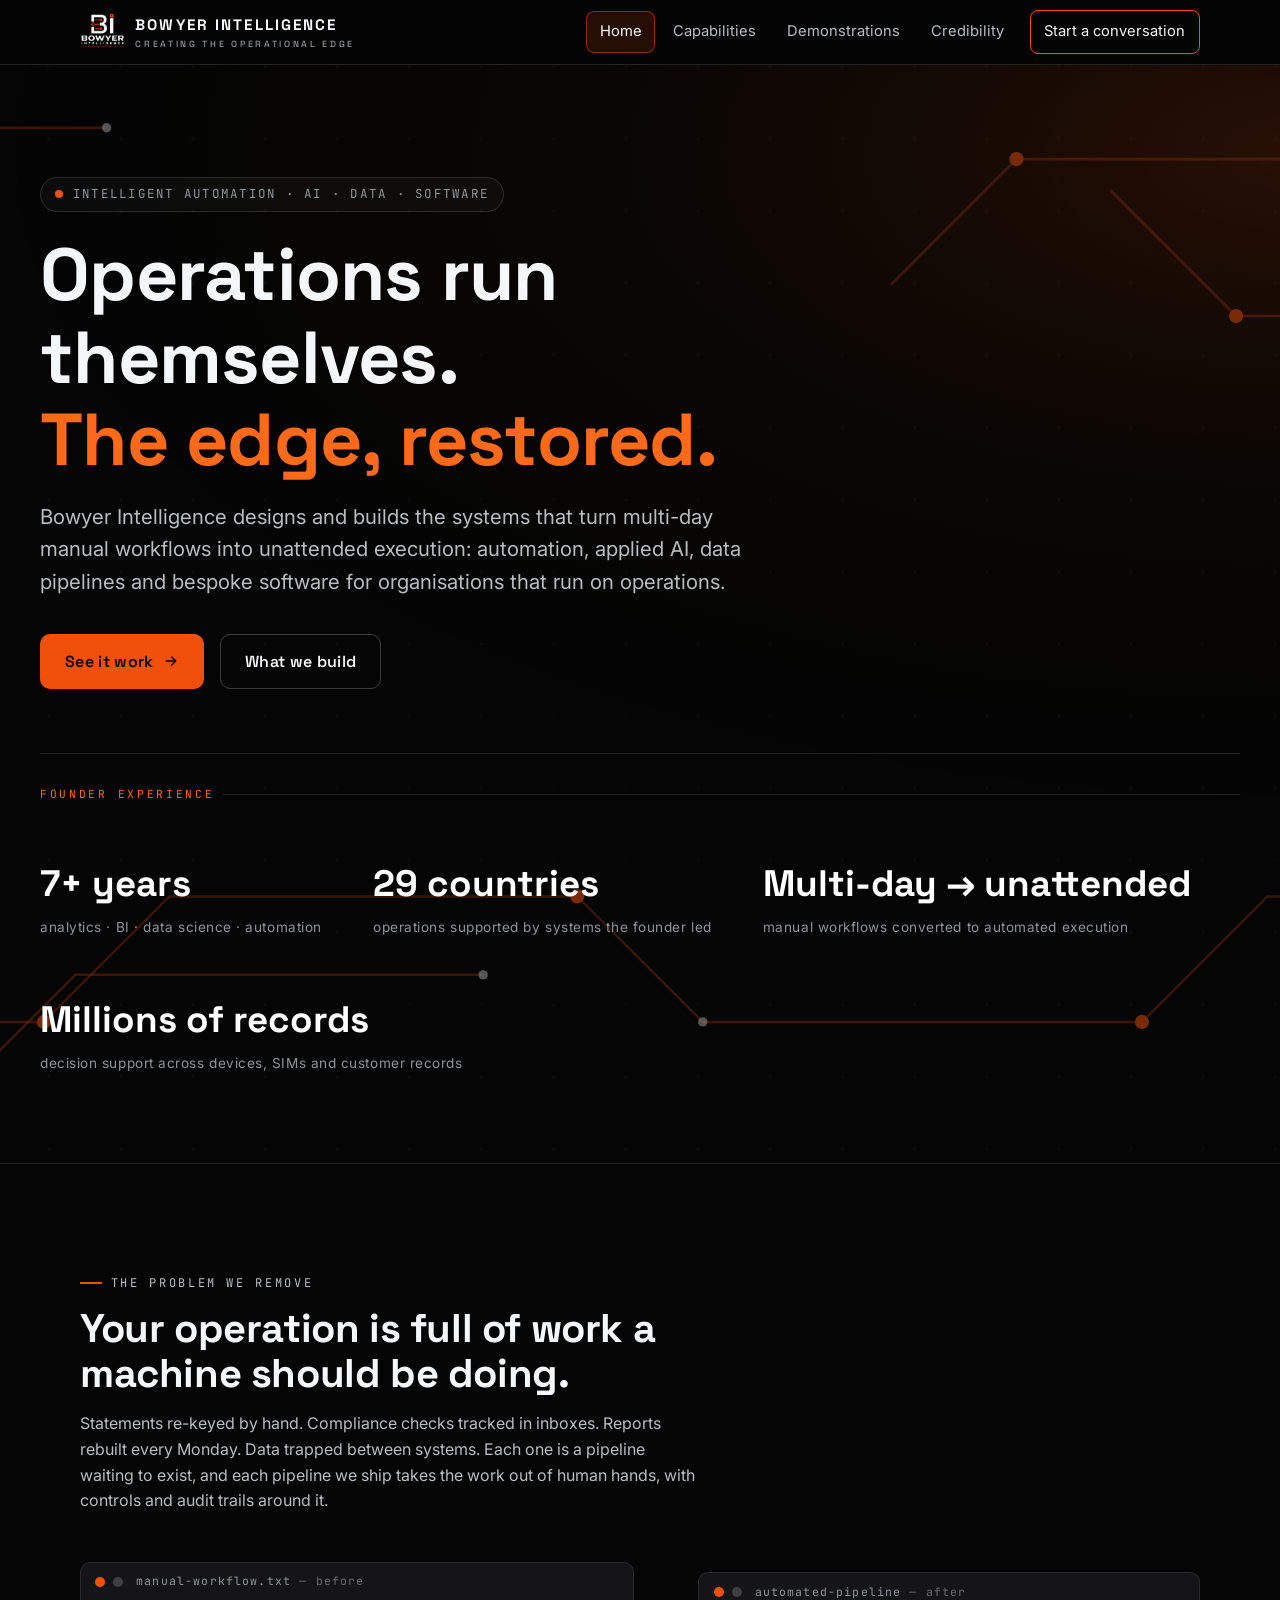
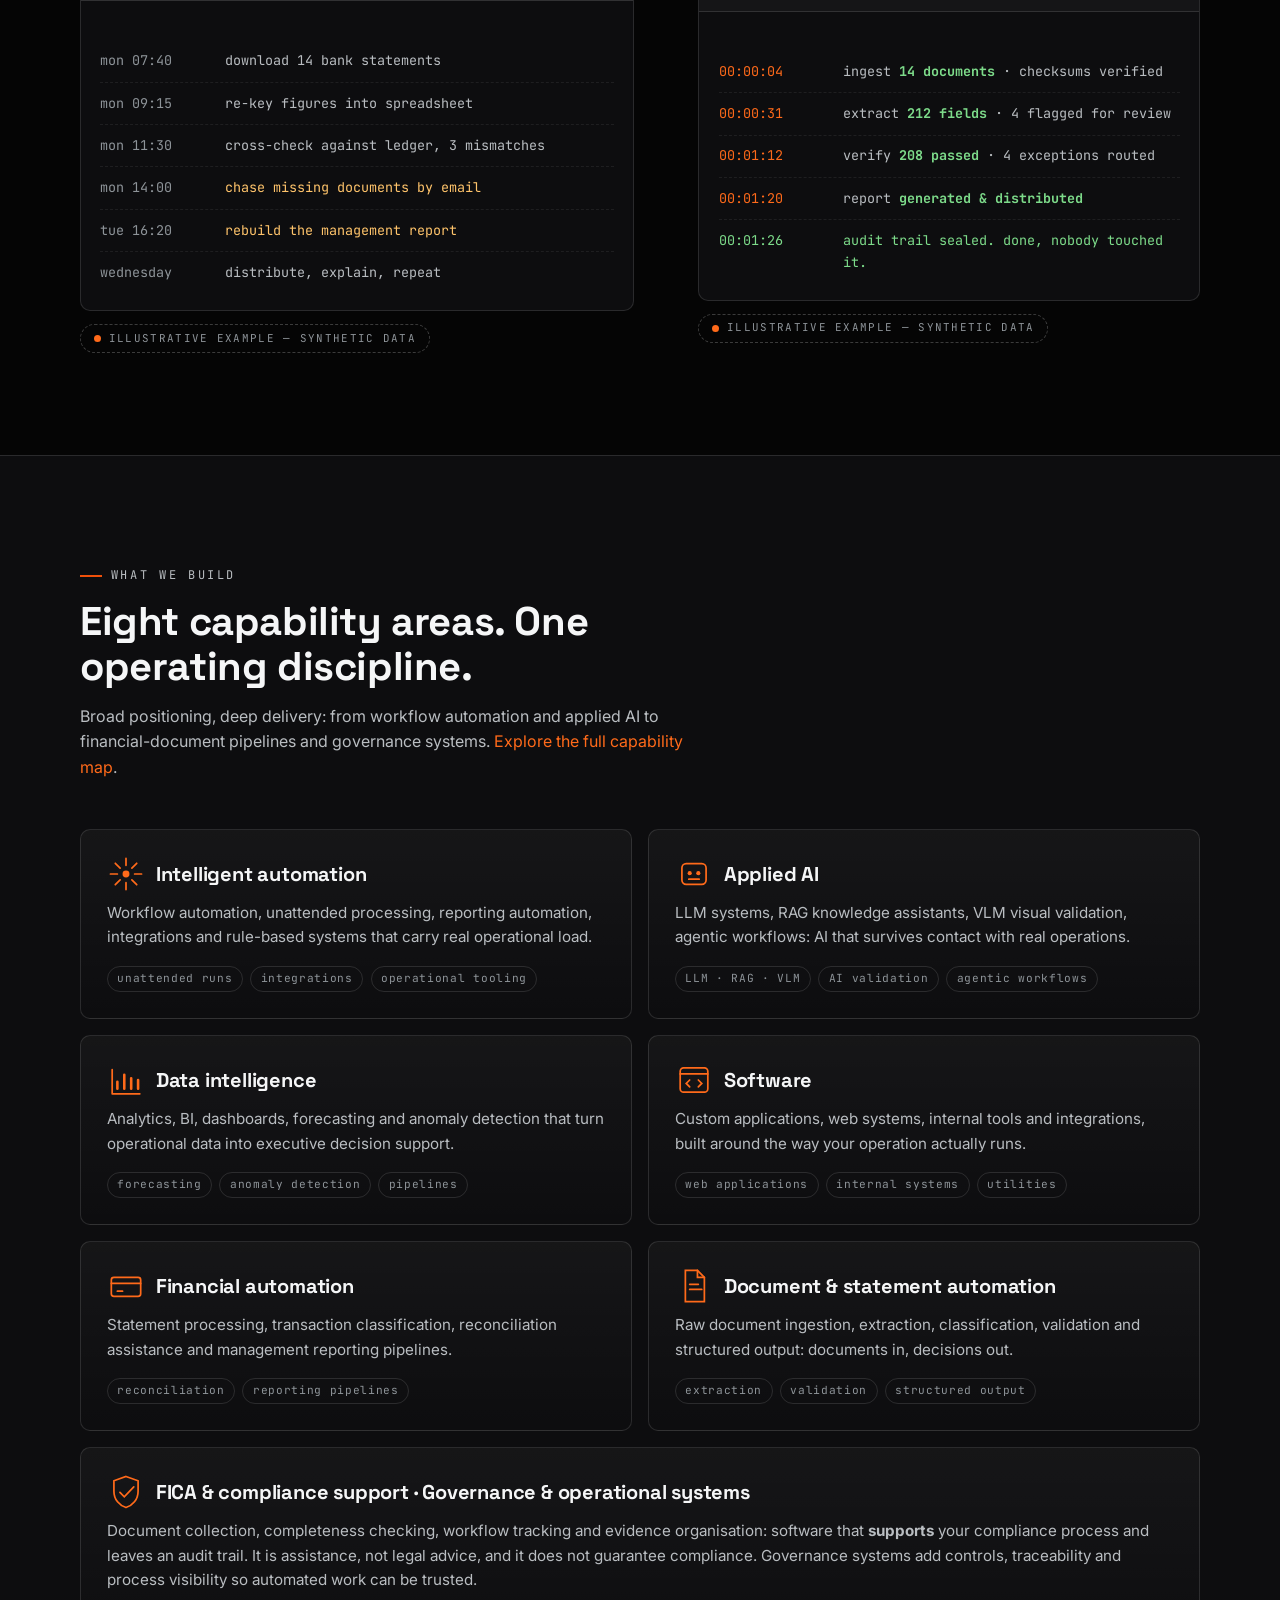
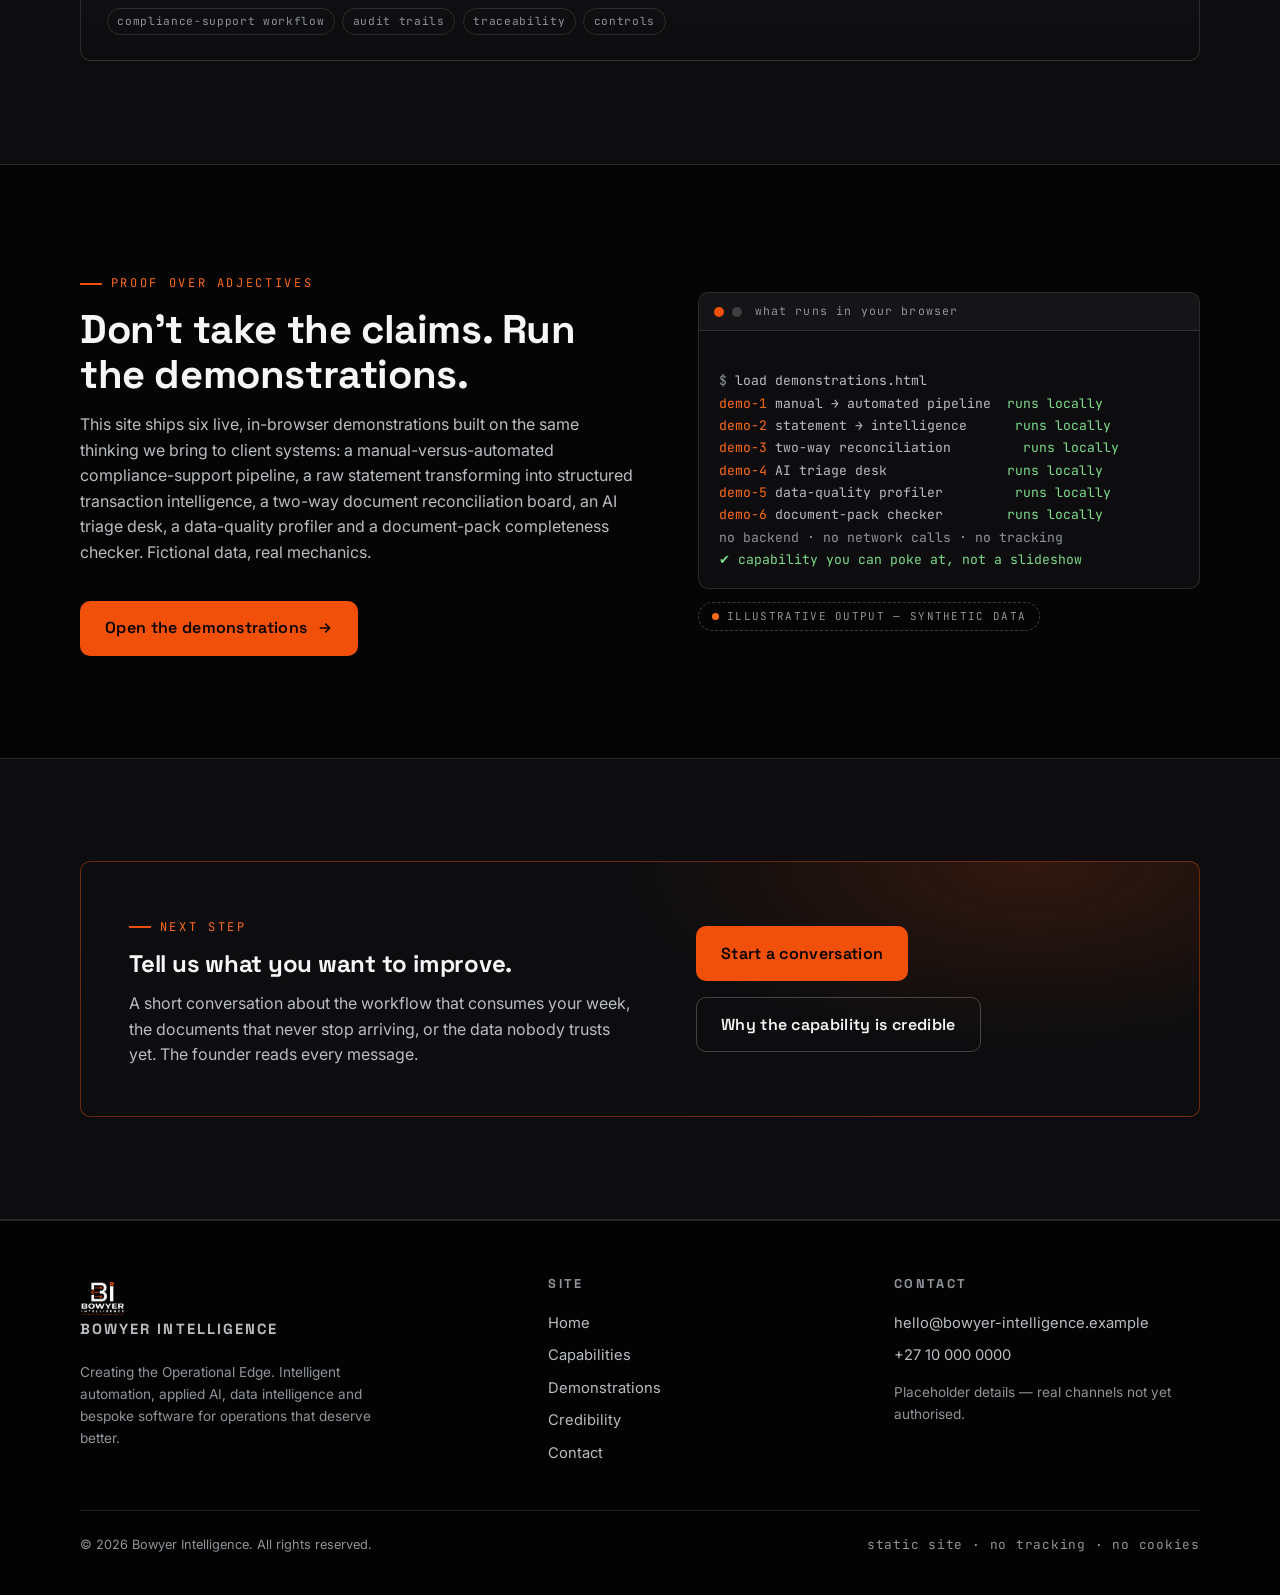
<file: index.html>
<!DOCTYPE html>
<html lang="en">
<head>
  <meta charset="utf-8">
  <meta name="viewport" content="width=device-width, initial-scale=1">
  <title>Bowyer Intelligence — Creating the Operational Edge</title>
  <meta name="description" content="Bowyer Intelligence builds intelligent automation, AI systems, data pipelines and bespoke software that turn multi-day manual operations into unattended execution. Creating the Operational Edge.">
  <meta name="color-scheme" content="dark">
  <meta name="theme-color" content="#050505">
  <link rel="canonical" href="./">
  <meta property="og:type" content="website">
  <meta property="og:title" content="Bowyer Intelligence — Creating the Operational Edge">
  <meta property="og:description" content="Intelligent automation, AI, data intelligence and bespoke software — demonstrated, not just described.">
  <meta property="og:image" content="assets/img/og-card.png">
  <meta property="og:image:width" content="1200">
  <meta property="og:image:height" content="630">
  <meta property="og:image:alt" content="Bowyer Intelligence — Creating the Operational Edge">
  <meta name="twitter:card" content="summary_large_image">
  <link rel="icon" type="image/png" sizes="64x64" href="assets/img/favicon-64.png">
  <link rel="icon" type="image/png" sizes="192x192" href="assets/img/favicon-192.png">
  <link rel="apple-touch-icon" href="assets/img/favicon-192.png">
  <link rel="preload" href="assets/fonts/space-grotesk-var.woff2" as="font" type="font/woff2" crossorigin>
  <link rel="preload" href="assets/fonts/inter-var.woff2" as="font" type="font/woff2" crossorigin>
  <script>document.documentElement.classList.add('js');</script>
  <link rel="stylesheet" href="assets/css/styles.css">
</head>
<body>
  <a class="skip-link" href="#main">Skip to content</a>

  <header class="site-header">
    <div class="wrap header-inner">
      <a class="brand" href="index.html" aria-label="Bowyer Intelligence home">
        <img src="assets/img/logo-mark.png" alt="" width="44" height="37" aria-hidden="true">
        <span>Bowyer&nbsp;Intelligence<span class="b-sub">Creating the Operational Edge</span></span>
      </a>
      <button class="nav-toggle" aria-expanded="false" aria-controls="primary-nav" aria-label="Open menu">
        <svg viewBox="0 0 24 24" fill="none" stroke="currentColor" stroke-width="2.2" stroke-linecap="round" aria-hidden="true"><path d="M4 7h16M4 12h16M4 17h16"/></svg>
      </button>
      <nav class="primary-nav" id="primary-nav" aria-label="Primary" data-open="false">
        <ul>
          <li><a href="index.html" aria-current="page">Home</a></li>
          <li><a href="capabilities.html">Capabilities</a></li>
          <li><a href="demonstrations.html">Demonstrations</a></li>
          <li><a href="credibility.html">Credibility</a></li>
          <li><a class="nav-cta" href="contact.html">Start a conversation</a></li>
        </ul>
      </nav>
    </div>
  </header>

  <main id="main">
    <section class="hero">
      <div class="hero-bg" aria-hidden="true">
        <svg width="100%" height="100%" preserveAspectRatio="xMidYMid slice" viewBox="0 0 1400 700">
          <defs>
            <radialGradient id="hg" cx="80%" cy="8%" r="60%">
              <stop offset="0%" stop-color="#f0500a" stop-opacity=".3"/>
              <stop offset="45%" stop-color="#903000" stop-opacity=".12"/>
              <stop offset="100%" stop-color="#050505" stop-opacity="0"/>
            </radialGradient>
            <pattern id="hgrid" width="46" height="46" patternUnits="userSpaceOnUse">
              <circle cx="1" cy="1" r="1" fill="#ffffff" opacity=".055"/>
            </pattern>
          </defs>
          <rect width="1400" height="700" fill="url(#hgrid)"/>
          <rect width="1400" height="700" fill="url(#hg)"/>
          <g stroke="#f0500a" stroke-opacity=".45" stroke-width="1.6" fill="none">
            <path d="M-10 610 H320 L400 530 H660 L740 610 H1020 L1100 530 H1410"/>
            <path d="M-10 660 H260 L340 580 H600"/>
            <path d="M1000 80 L1080 160 H1280 L1360 80"/>
            <path d="M860 140 L940 60 H1160"/>
            <path d="M60 120 L140 40 H360"/>
          </g>
          <g fill="#f0500a">
            <circle cx="320" cy="610" r="4.5"/><circle cx="660" cy="530" r="4.5"/>
            <circle cx="1020" cy="610" r="4.5"/><circle cx="1080" cy="160" r="4.5"/>
            <circle cx="940" cy="60" r="4.5"/><circle cx="140" cy="40" r="4.5"/>
          </g>
          <g fill="#f5f6f7" opacity=".65">
            <circle cx="740" cy="610" r="3"/><circle cx="1280" cy="160" r="3"/>
            <circle cx="600" cy="580" r="3"/><circle cx="360" cy="40" r="3"/>
          </g>
        </svg>
      </div>
      <div class="wrap hero-inner">
        <p class="eyebrow"><span class="dot" aria-hidden="true"></span>Intelligent automation · AI · Data · Software</p>
        <h1>Operations run themselves.<br><span class="accent">The edge, restored.</span></h1>
        <p class="lede">Bowyer Intelligence designs and builds the systems that turn multi-day
        manual workflows into unattended execution: automation, applied AI, data
        pipelines and bespoke software for organisations that run on operations.</p>
        <div class="hero-actions">
          <a class="btn btn-primary" href="demonstrations.html">See it work <svg class="arrow" width="16" height="16" viewBox="0 0 24 24" fill="none" stroke="currentColor" stroke-width="2.4" stroke-linecap="round" stroke-linejoin="round" aria-hidden="true"><path d="M5 12h14M13 6l6 6-6 6"/></svg></a>
          <a class="btn btn-ghost" href="capabilities.html">What we build</a>
        </div>
        <div class="hero-stats" role="list" aria-label="Founder experience highlights">
          <p class="stats-kicker">Founder experience</p>
          <div class="stat" role="listitem"><b>7+ years</b><span>analytics · BI · data science · automation</span></div>
          <div class="stat" role="listitem"><b>29 countries</b><span>operations supported by systems the founder led</span></div>
          <div class="stat" role="listitem"><b>Multi-day → unattended</b><span>manual workflows converted to automated execution</span></div>
          <div class="stat" role="listitem"><b>Millions of records</b><span>decision support across devices, SIMs and customer records</span></div>
        </div>
      </div>
    </section>

    <section class="section" id="value">
      <div class="wrap">
        <div class="section-head reveal">
          <p class="kicker">The problem we remove</p>
          <h2>Your operation is full of work a machine should be doing.</h2>
          <p>Statements re-keyed by hand. Compliance checks tracked in inboxes. Reports rebuilt
          every Monday. Data trapped between systems. Each one is a pipeline waiting to exist,
          and each pipeline we ship takes the work out of human hands, with controls and audit
          trails around it.</p>
        </div>
        <div class="split">
          <div class="reveal">
            <div class="panel">
              <div class="panel-bar"><span class="l on"></span><span class="l"></span><span class="t">manual-workflow.txt<span class="pbs"> — before</span></span></div>
              <div class="terminal t-static" aria-label="Manual workflow illustration">
<div class="tlines">
  <div class="tline"><span class="tt">mon 07:40</span><span class="td">download 14 bank statements</span></div>
  <div class="tline"><span class="tt">mon 09:15</span><span class="td">re-key figures into spreadsheet</span></div>
  <div class="tline"><span class="tt">mon 11:30</span><span class="td">cross-check against ledger, 3 mismatches</span></div>
  <div class="tline"><span class="tt warn">mon 14:00</span><span class="td" style="color:#ffc46b">chase missing documents by email</span></div>
  <div class="tline"><span class="tt warn">tue 16:20</span><span class="td" style="color:#ffc46b">rebuild the management report</span></div>
  <div class="tline"><span class="tt">wednesday</span><span class="td">distribute, explain, repeat</span></div>
</div></div>
            </div>
            <p class="illustrative" style="margin-top:.8rem">Illustrative example — synthetic data</p>
          </div>
          <div class="reveal">
            <div class="panel">
              <div class="panel-bar"><span class="l on"></span><span class="l"></span><span class="t">automated-pipeline<span class="pbs"> — after</span></span></div>
              <div class="terminal t-static" aria-label="Automated workflow illustration">
<div class="tlines">
  <div class="tline"><span class="tt" style="color:var(--orange-bright)">00:00:04</span><span class="td">ingest <b style="color:#7ddb8a">14 documents</b> · checksums verified</span></div>
  <div class="tline"><span class="tt" style="color:var(--orange-bright)">00:00:31</span><span class="td">extract <b style="color:#7ddb8a">212 fields</b> · 4 flagged for review</span></div>
  <div class="tline"><span class="tt" style="color:var(--orange-bright)">00:01:12</span><span class="td">verify <b style="color:#7ddb8a">208 passed</b> · 4 exceptions routed</span></div>
  <div class="tline"><span class="tt" style="color:var(--orange-bright)">00:01:20</span><span class="td">report <b style="color:#7ddb8a">generated &amp; distributed</b></span></div>
  <div class="tline"><span class="tt" style="color:#7ddb8a">00:01:26</span><span class="td" style="color:#7ddb8a">audit trail sealed. done, nobody touched it.</span></div>
</div></div>
            </div>
            <p class="illustrative" style="margin-top:.8rem">Illustrative example — synthetic data</p>
          </div>
        </div>
      </div>
    </section>

    <section class="section section-tint">
      <div class="wrap">
        <div class="section-head reveal">
          <p class="kicker">What we build</p>
          <h2>Eight capability areas. One operating discipline.</h2>
          <p>Broad positioning, deep delivery: from workflow automation and applied AI to
          financial-document pipelines and governance systems. <a href="capabilities.html" style="color:var(--orange-bright)">Explore the full capability map</a>.</p>
        </div>
        <div class="cap-grid">
          <article class="cap-card reveal">
            <h3><svg class="cap-icon" viewBox="0 0 44 44" fill="none" stroke="currentColor" stroke-width="2" stroke-linecap="round" aria-hidden="true"><circle cx="22" cy="22" r="4" fill="currentColor" stroke="none"/><path d="M22 4v8M22 32v8M4 22h8M32 22h8M9.6 9.6l5.6 5.6M28.8 28.8l5.6 5.6M34.4 9.6l-5.6 5.6M15.2 28.8l-5.6 5.6"/></svg>Intelligent automation</h3>
            <p>Workflow automation, unattended processing, reporting automation, integrations and rule-based systems that carry real operational load.</p>
            <ul class="tags"><li>unattended runs</li><li>integrations</li><li>operational tooling</li></ul>
          </article>
          <article class="cap-card reveal">
            <h3><svg class="cap-icon" viewBox="0 0 44 44" fill="none" stroke="currentColor" stroke-width="2" stroke-linecap="round" aria-hidden="true"><rect x="8" y="10" width="28" height="24" rx="5"/><circle cx="17" cy="21" r="2.4" fill="currentColor" stroke="none"/><circle cx="27" cy="21" r="2.4" fill="currentColor" stroke="none"/><path d="M16 28h12"/></svg>Applied AI</h3>
            <p>LLM systems, RAG knowledge assistants, VLM visual validation, agentic workflows: AI that survives contact with real operations.</p>
            <ul class="tags"><li>LLM · RAG · VLM</li><li>AI validation</li><li>agentic workflows</li></ul>
          </article>
          <article class="cap-card reveal">
            <h3><svg class="cap-icon" viewBox="0 0 44 44" fill="none" stroke="currentColor" stroke-width="2" stroke-linecap="round" aria-hidden="true"><path d="M6 38V10M6 38h32"/><path d="M12 32v-8M20 32V16M28 32v-12M36 32V22" stroke-width="3"/></svg>Data intelligence</h3>
            <p>Analytics, BI, dashboards, forecasting and anomaly detection that turn operational data into executive decision support.</p>
            <ul class="tags"><li>forecasting</li><li>anomaly detection</li><li>pipelines</li></ul>
          </article>
          <article class="cap-card reveal">
            <h3><svg class="cap-icon" viewBox="0 0 44 44" fill="none" stroke="currentColor" stroke-width="2" stroke-linecap="round" aria-hidden="true"><rect x="6" y="8" width="32" height="28" rx="4"/><path d="M6 15h32M17 22l-4 4 4 4M27 22l4 4-4 4"/></svg>Software</h3>
            <p>Custom applications, web systems, internal tools and integrations, built around the way your operation actually runs.</p>
            <ul class="tags"><li>web applications</li><li>internal systems</li><li>utilities</li></ul>
          </article>
          <article class="cap-card reveal">
            <h3><svg class="cap-icon" viewBox="0 0 44 44" fill="none" stroke="currentColor" stroke-width="2" stroke-linecap="round" aria-hidden="true"><rect x="5" y="12" width="34" height="22" rx="3"/><path d="M5 19h34M12 28h6"/></svg>Financial automation</h3>
            <p>Statement processing, transaction classification, reconciliation assistance and management reporting pipelines.</p>
            <ul class="tags"><li>reconciliation</li><li>reporting pipelines</li></ul>
          </article>
          <article class="cap-card reveal">
            <h3><svg class="cap-icon" viewBox="0 0 44 44" fill="none" stroke="currentColor" stroke-width="2" stroke-linecap="round" aria-hidden="true"><path d="M12 4h14l8 8v28H12z"/><path d="M26 4v8h8M17 20h10M17 26h14"/></svg>Document &amp; statement automation</h3>
            <p>Raw document ingestion, extraction, classification, validation and structured output: documents in, decisions out.</p>
            <ul class="tags"><li>extraction</li><li>validation</li><li>structured output</li></ul>
          </article>
          <article class="cap-card wide reveal">
            <h3><svg class="cap-icon" viewBox="0 0 44 44" fill="none" stroke="currentColor" stroke-width="2" stroke-linecap="round" aria-hidden="true"><path d="M22 4l14 5v12c0 10-6.5 16.5-14 19-7.5-2.5-14-9-14-19V9z"/><path d="M15 22.5l5 5L31 16"/></svg>FICA &amp; compliance support · Governance &amp; operational systems</h3>
            <p>Document collection, completeness checking, workflow tracking and evidence organisation: software that <strong>supports</strong> your compliance process and leaves an audit trail. It is assistance, not legal advice, and it does not guarantee compliance. Governance systems add controls, traceability and process visibility so automated work can be trusted.</p>
            <ul class="tags"><li>compliance-support workflow</li><li>audit trails</li><li>traceability</li><li>controls</li></ul>
          </article>
        </div>
      </div>
    </section>

    <section class="section">
      <div class="wrap split">
        <div class="reveal">
          <p class="kicker">Proof over adjectives</p>
          <h2 style="font-size:clamp(1.7rem,3.4vw,2.5rem);margin:.9rem 0">Don't take the claims. Run the demonstrations.</h2>
          <p style="color:var(--ink-dim)">This site ships six live, in-browser demonstrations built on the same
          thinking we bring to client systems: a manual-versus-automated compliance-support
          pipeline, a raw statement transforming into structured transaction intelligence, a
          two-way document reconciliation board, an AI triage desk, a data-quality profiler
          and a document-pack completeness checker. Fictional data, real mechanics.</p>
          <div class="hero-actions">
            <a class="btn btn-primary" href="demonstrations.html">Open the demonstrations <svg class="arrow" width="16" height="16" viewBox="0 0 24 24" fill="none" stroke="currentColor" stroke-width="2.4" stroke-linecap="round" stroke-linejoin="round" aria-hidden="true"><path d="M5 12h14M13 6l6 6-6 6"/></svg></a>
          </div>
        </div>
        <div class="reveal">
          <div class="panel">
            <div class="panel-bar"><span class="l on"></span><span class="l"></span><span class="t">what runs in your browser</span></div>
            <div class="terminal t-static">
<span class="dim">$</span> load demonstrations.html
<span class="em">demo-1</span> manual → automated pipeline  <span class="ok">runs locally</span>
<span class="em">demo-2</span> statement → intelligence      <span class="ok">runs locally</span>
<span class="em">demo-3</span> two-way reconciliation         <span class="ok">runs locally</span>
<span class="em">demo-4</span> AI triage desk               <span class="ok">runs locally</span>
<span class="em">demo-5</span> data-quality profiler         <span class="ok">runs locally</span>
<span class="em">demo-6</span> document-pack checker        <span class="ok">runs locally</span>
<span class="dim">no backend · no network calls · no tracking</span>
<span class="ok">✔ capability you can poke at, not a slideshow</span></div>
          </div>
          <p class="illustrative" style="margin-top:.8rem">Illustrative output — synthetic data</p>
        </div>
      </div>
    </section>

    <section class="section section-tint">
      <div class="wrap">
        <div class="contact-band reveal">
          <div class="split">
            <div>
              <p class="kicker">Next step</p>
              <h2 style="margin:.9rem 0 .8rem">Tell us what you want to improve.</h2>
              <p style="color:var(--ink-dim)">A short conversation about the workflow that consumes your week,
              the documents that never stop arriving, or the data nobody trusts yet.
              The founder reads every message.</p>
            </div>
            <div class="hero-actions" style="margin-top:0;align-content:center">
              <a class="btn btn-primary" href="contact.html">Start a conversation</a>
              <a class="btn btn-ghost" href="credibility.html">Why the capability is credible</a>
            </div>
          </div>
        </div>
      </div>
    </section>
  </main>

  <footer class="site-footer">
    <div class="wrap">
      <div class="footer-grid">
        <div>
          <a class="brand" href="index.html" aria-label="Bowyer Intelligence home" style="margin-bottom:1rem">
            <img src="assets/img/logo-mark.png" alt="" width="44" height="37" aria-hidden="true">
            <span>Bowyer&nbsp;Intelligence</span>
          </a>
          <p class="tc" style="max-width:34ch">Creating the Operational Edge. Intelligent automation, applied AI,
          data intelligence and bespoke software for operations that deserve better.</p>
        </div>
        <div>
          <h4>Site</h4>
          <a href="index.html">Home</a>
          <a href="capabilities.html">Capabilities</a>
          <a href="demonstrations.html">Demonstrations</a>
          <a href="credibility.html">Credibility</a>
          <a href="contact.html">Contact</a>
        </div>
        <div>
          <h4>Contact</h4>
          <a href="mailto:hello@bowyer-intelligence.example">hello@bowyer-intelligence.example</a>
          <a href="tel:+27100000000">+27 10 000 0000</a>
          <p class="tc" style="margin-top:.6rem">Placeholder details — real channels not yet authorised.</p>
        </div>
      </div>
      <div class="footer-base">
        <span>© <span id="yr">2026</span> Bowyer Intelligence. All rights reserved.</span>
        <span class="mono">static site · no tracking · no cookies</span>
      </div>
    </div>
  </footer>

  <script src="assets/js/main.js" defer></script>
</body>
</html>
</file>
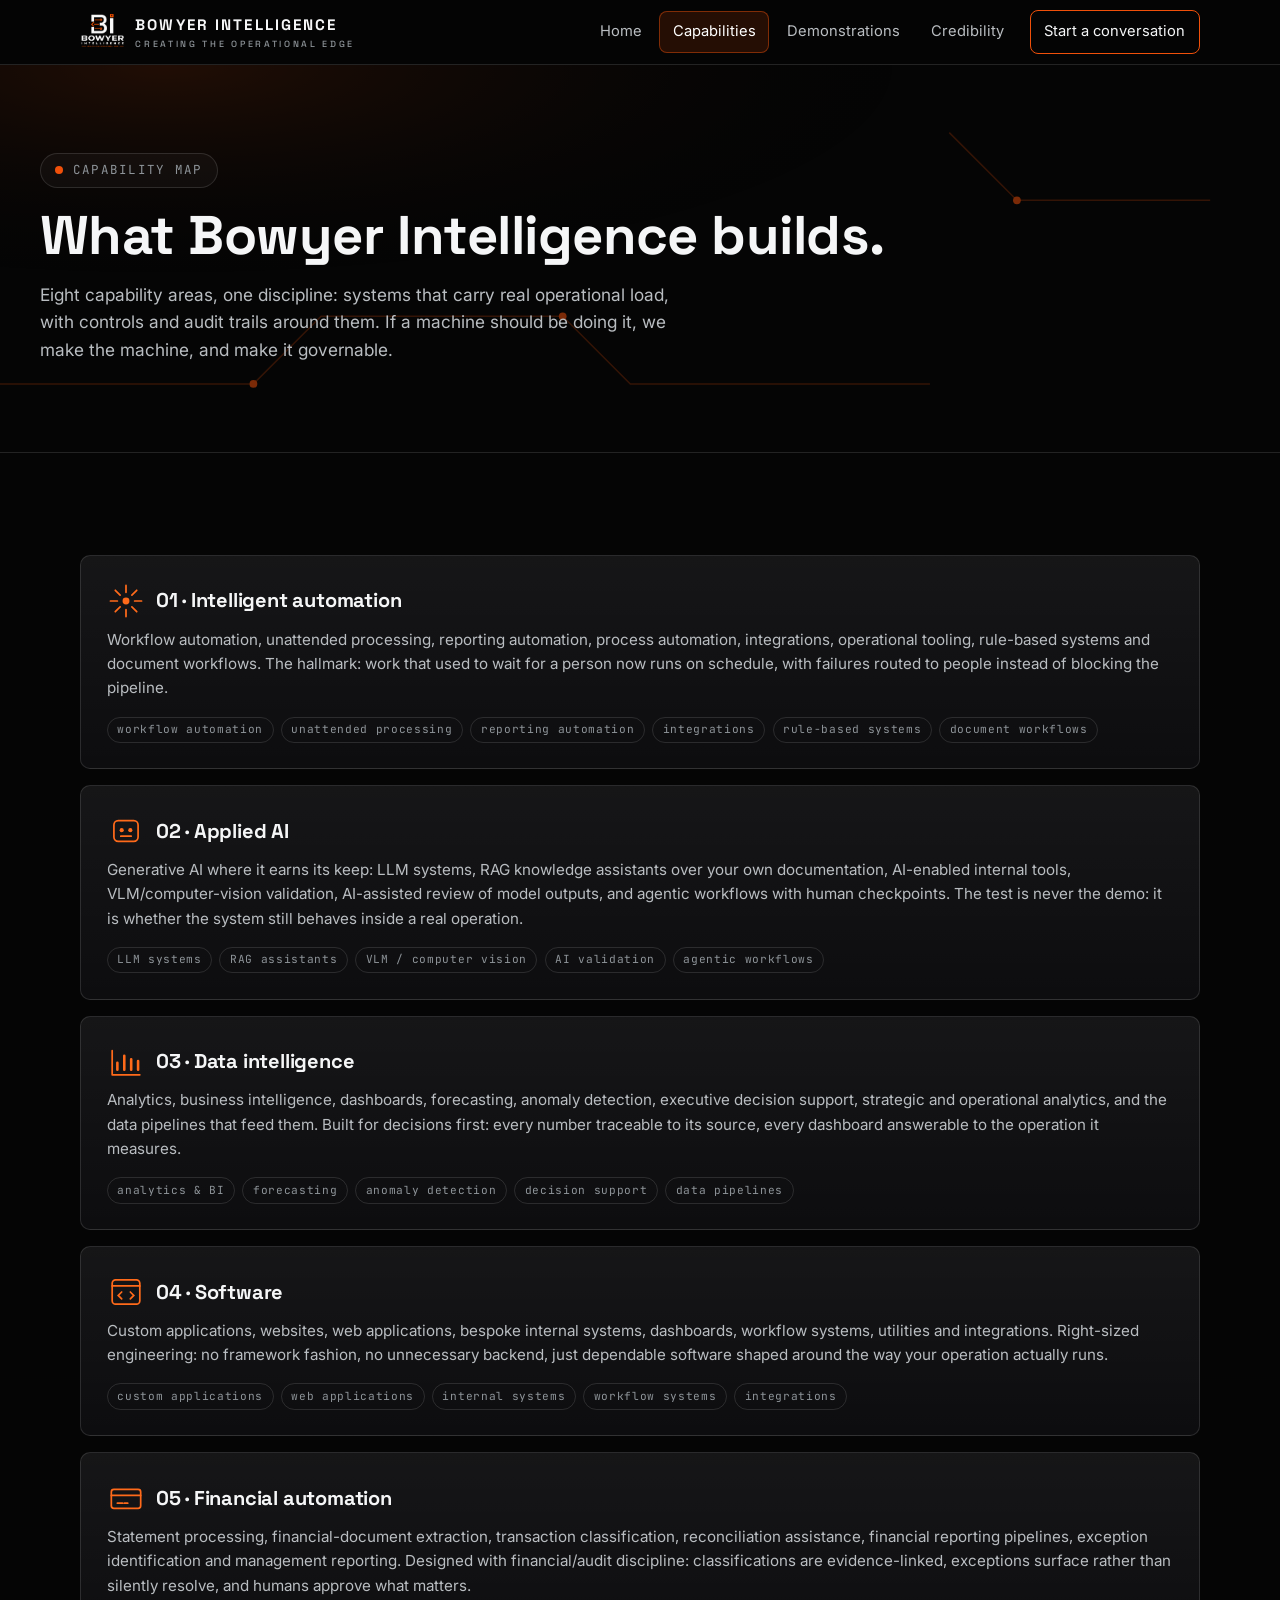
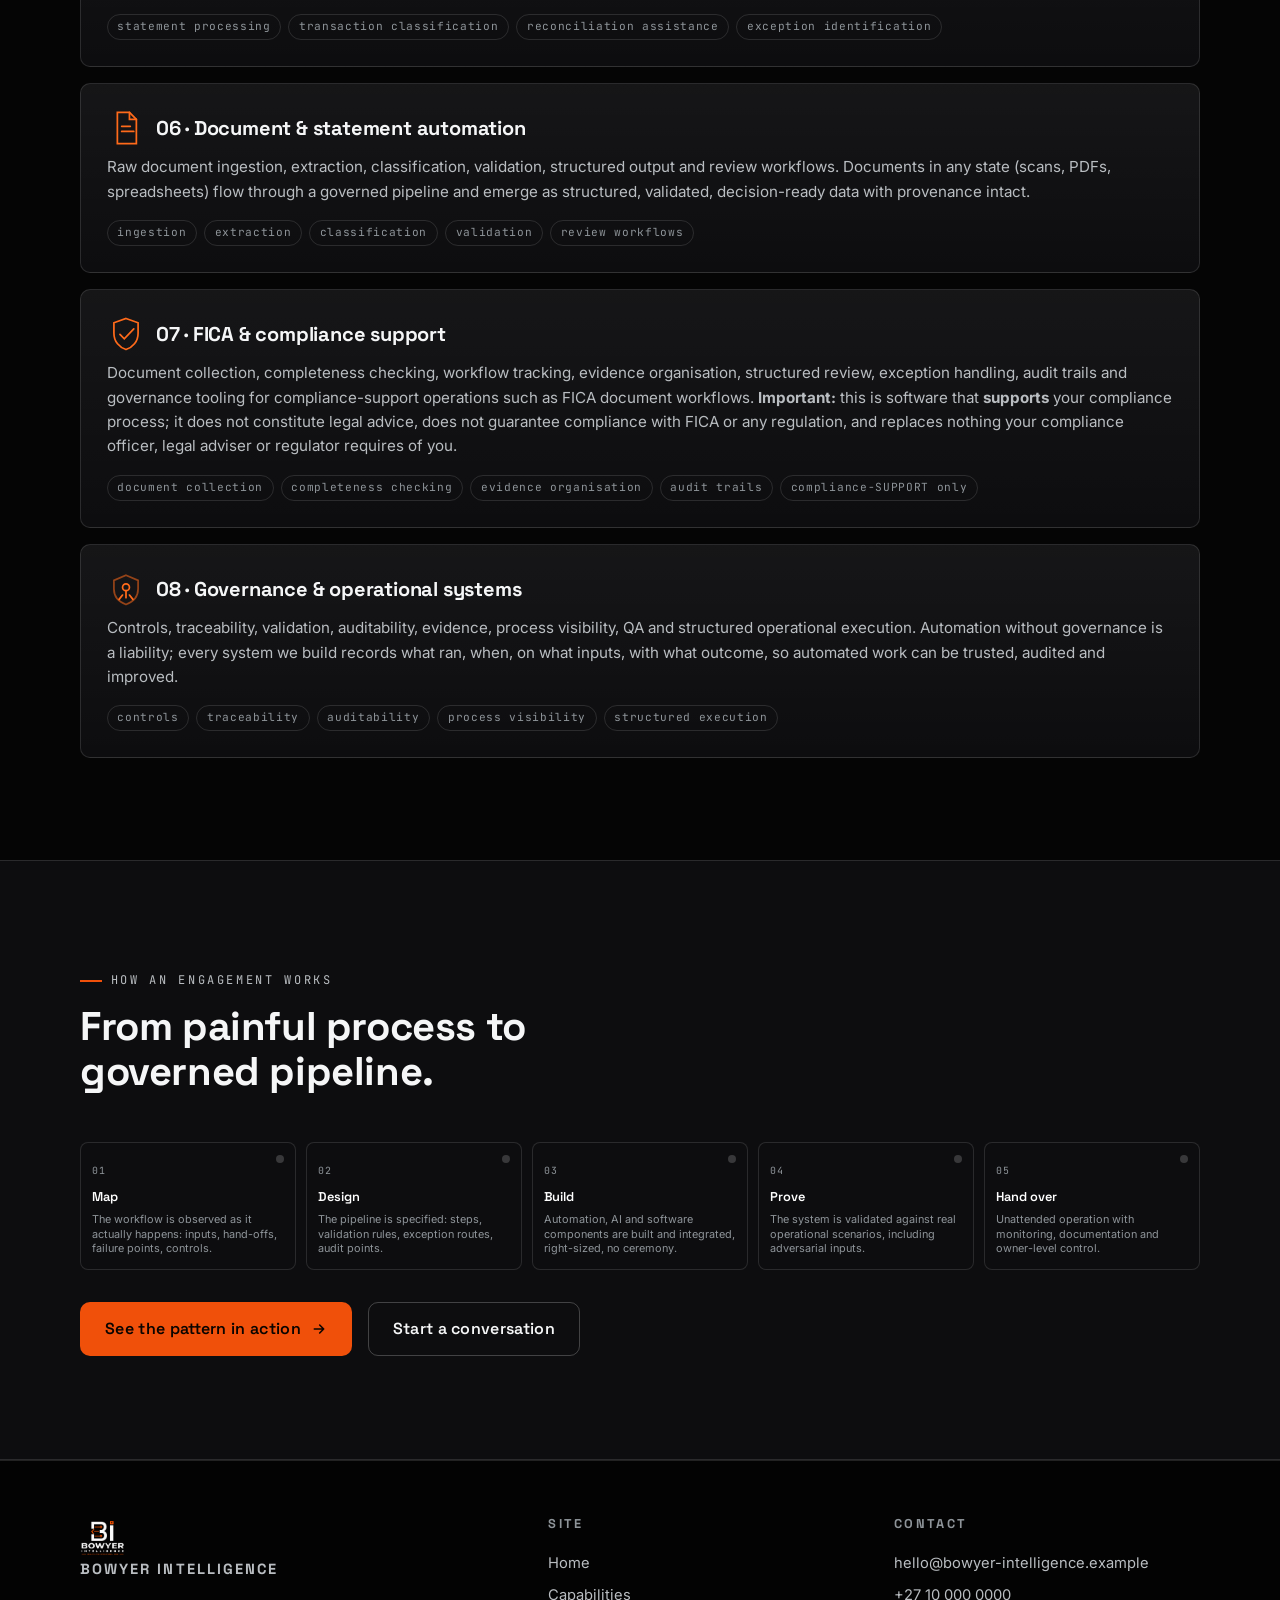
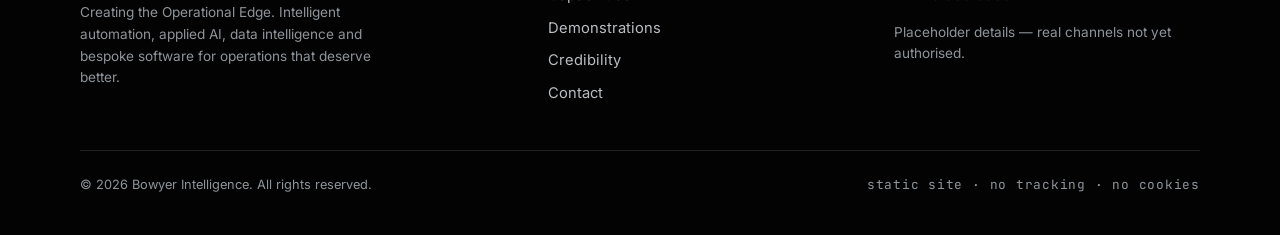
<file: capabilities.html>
<!DOCTYPE html>
<html lang="en">
<head>
  <meta charset="utf-8">
  <meta name="viewport" content="width=device-width, initial-scale=1">
  <title>Capabilities — Bowyer Intelligence</title>
  <meta name="description" content="Eight capability areas: intelligent automation, AI, data intelligence, software, financial automation, document/statement automation, FICA and compliance support, and governance/operational systems.">
  <meta name="color-scheme" content="dark">
  <meta name="theme-color" content="#050505">
  <link rel="canonical" href="capabilities.html">
  <meta property="og:type" content="website">
  <meta property="og:title" content="Capabilities — Bowyer Intelligence">
  <meta property="og:description" content="From workflow automation and applied AI to compliance-support systems and governance tooling.">
  <meta property="og:image" content="assets/img/og-card.png">
  <meta property="og:image:width" content="1200">
  <meta property="og:image:height" content="630">
  <meta property="og:image:alt" content="Bowyer Intelligence — Creating the Operational Edge">
  <meta name="twitter:card" content="summary_large_image">
  <link rel="icon" type="image/png" sizes="64x64" href="assets/img/favicon-64.png">
  <link rel="icon" type="image/png" sizes="192x192" href="assets/img/favicon-192.png">
  <link rel="apple-touch-icon" href="assets/img/favicon-192.png">
  <link rel="preload" href="assets/fonts/space-grotesk-var.woff2" as="font" type="font/woff2" crossorigin>
  <link rel="preload" href="assets/fonts/inter-var.woff2" as="font" type="font/woff2" crossorigin>
  <script>document.documentElement.classList.add('js');</script>
  <link rel="stylesheet" href="assets/css/styles.css">
</head>
<body>
  <a class="skip-link" href="#main">Skip to content</a>

  <header class="site-header">
    <div class="wrap header-inner">
      <a class="brand" href="index.html" aria-label="Bowyer Intelligence home">
        <img src="assets/img/logo-mark.png" alt="" width="44" height="37" aria-hidden="true">
        <span>Bowyer&nbsp;Intelligence<span class="b-sub">Creating the Operational Edge</span></span>
      </a>
      <button class="nav-toggle" aria-expanded="false" aria-controls="primary-nav" aria-label="Open menu">
        <svg viewBox="0 0 24 24" fill="none" stroke="currentColor" stroke-width="2.2" stroke-linecap="round" aria-hidden="true"><path d="M4 7h16M4 12h16M4 17h16"/></svg>
      </button>
      <nav class="primary-nav" id="primary-nav" aria-label="Primary" data-open="false">
        <ul>
          <li><a href="index.html">Home</a></li>
          <li><a href="capabilities.html" aria-current="page">Capabilities</a></li>
          <li><a href="demonstrations.html">Demonstrations</a></li>
          <li><a href="credibility.html">Credibility</a></li>
          <li><a class="nav-cta" href="contact.html">Start a conversation</a></li>
        </ul>
      </nav>
    </div>
  </header>

  <main id="main">
    <section class="page-hero">
      <div class="hero-bg" aria-hidden="true">
        <svg width="100%" height="100%" preserveAspectRatio="xMidYMid slice" viewBox="0 0 1400 400">
          <defs><radialGradient id="pg" cx="15%" cy="0%" r="55%">
            <stop offset="0%" stop-color="#f0500a" stop-opacity=".24"/>
            <stop offset="100%" stop-color="#050505" stop-opacity="0"/>
          </radialGradient></defs>
          <rect width="1400" height="400" fill="url(#pg)"/>
          <g stroke="#f0500a" stroke-opacity=".4" stroke-width="1.6" fill="none">
            <path d="M-10 330 H300 L370 260 H620 L690 330 H1000"/>
            <path d="M1020 70 L1090 140 H1290"/>
          </g>
          <g fill="#f0500a"><circle cx="300" cy="330" r="4"/><circle cx="620" cy="260" r="4"/><circle cx="1090" cy="140" r="4"/></g>
        </svg>
      </div>
      <div class="wrap hero-inner">
        <p class="eyebrow"><span class="dot" aria-hidden="true"></span>Capability map</p>
        <h1>What Bowyer Intelligence builds.</h1>
        <p class="lede">Eight capability areas, one discipline: systems that carry real operational
        load, with controls and audit trails around them. If a machine should be doing it, we make
        the machine, and make it governable.</p>
      </div>
    </section>

    <section class="section" aria-label="Capability areas">
      <div class="wrap">
        <div class="cap-grid">
          <article class="cap-card wide reveal" id="automation">
            <h3><svg class="cap-icon" viewBox="0 0 44 44" fill="none" stroke="currentColor" stroke-width="2" stroke-linecap="round" aria-hidden="true"><circle cx="22" cy="22" r="4" fill="currentColor" stroke="none"/><path d="M22 4v8M22 32v8M4 22h8M32 22h8M9.6 9.6l5.6 5.6M28.8 28.8l5.6 5.6M34.4 9.6l-5.6 5.6M15.2 28.8l-5.6 5.6"/></svg>01 · Intelligent automation</h3>
            <p>Workflow automation, unattended processing, reporting automation, process automation,
            integrations, operational tooling, rule-based systems and document workflows. The hallmark:
            work that used to wait for a person now runs on schedule, with failures routed to people
            instead of blocking the pipeline.</p>
            <ul class="tags"><li>workflow automation</li><li>unattended processing</li><li>reporting automation</li><li>integrations</li><li>rule-based systems</li><li>document workflows</li></ul>
          </article>

          <article class="cap-card wide reveal" id="ai">
            <h3><svg class="cap-icon" viewBox="0 0 44 44" fill="none" stroke="currentColor" stroke-width="2" stroke-linecap="round" aria-hidden="true"><rect x="8" y="10" width="28" height="24" rx="5"/><circle cx="17" cy="21" r="2.4" fill="currentColor" stroke="none"/><circle cx="27" cy="21" r="2.4" fill="currentColor" stroke="none"/><path d="M16 28h12"/></svg>02 · Applied AI</h3>
            <p>Generative AI where it earns its keep: LLM systems, RAG knowledge assistants over your
            own documentation, AI-enabled internal tools, VLM/computer-vision validation, AI-assisted
            review of model outputs, and agentic workflows with human checkpoints. The test is never
            the demo: it is whether the system still behaves inside a real operation.</p>
            <ul class="tags"><li>LLM systems</li><li>RAG assistants</li><li>VLM / computer vision</li><li>AI validation</li><li>agentic workflows</li></ul>
          </article>

          <article class="cap-card wide reveal" id="data">
            <h3><svg class="cap-icon" viewBox="0 0 44 44" fill="none" stroke="currentColor" stroke-width="2" stroke-linecap="round" aria-hidden="true"><path d="M6 38V10M6 38h32"/><path d="M12 32v-8M20 32V16M28 32v-12M36 32V22" stroke-width="3"/></svg>03 · Data intelligence</h3>
            <p>Analytics, business intelligence, dashboards, forecasting, anomaly detection, executive
            decision support, strategic and operational analytics, and the data pipelines that feed
            them. Built for decisions first: every number traceable to its source, every dashboard
            answerable to the operation it measures.</p>
            <ul class="tags"><li>analytics &amp; BI</li><li>forecasting</li><li>anomaly detection</li><li>decision support</li><li>data pipelines</li></ul>
          </article>

          <article class="cap-card wide reveal" id="software">
            <h3><svg class="cap-icon" viewBox="0 0 44 44" fill="none" stroke="currentColor" stroke-width="2" stroke-linecap="round" aria-hidden="true"><rect x="6" y="8" width="32" height="28" rx="4"/><path d="M6 15h32M17 22l-4 4 4 4M27 22l4 4-4 4"/></svg>04 · Software</h3>
            <p>Custom applications, websites, web applications, bespoke internal systems, dashboards,
            workflow systems, utilities and integrations. Right-sized engineering: no framework
            fashion, no unnecessary backend, just dependable software shaped around the way your
            operation actually runs.</p>
            <ul class="tags"><li>custom applications</li><li>web applications</li><li>internal systems</li><li>workflow systems</li><li>integrations</li></ul>
          </article>

          <article class="cap-card wide reveal" id="financial">
            <h3><svg class="cap-icon" viewBox="0 0 44 44" fill="none" stroke="currentColor" stroke-width="2" stroke-linecap="round" aria-hidden="true"><rect x="5" y="12" width="34" height="22" rx="3"/><path d="M5 19h34M12 28h6M20 28h4"/></svg>05 · Financial automation</h3>
            <p>Statement processing, financial-document extraction, transaction classification,
            reconciliation assistance, financial reporting pipelines, exception identification and
            management reporting. Designed with financial/audit discipline: classifications are
            evidence-linked, exceptions surface rather than silently resolve, and humans approve what
            matters.</p>
            <ul class="tags"><li>statement processing</li><li>transaction classification</li><li>reconciliation assistance</li><li>exception identification</li></ul>
          </article>

          <article class="cap-card wide reveal" id="documents">
            <h3><svg class="cap-icon" viewBox="0 0 44 44" fill="none" stroke="currentColor" stroke-width="2" stroke-linecap="round" aria-hidden="true"><path d="M12 4h14l8 8v28H12z"/><path d="M26 4v8h8M17 20h10M17 26h14"/></svg>06 · Document &amp; statement automation</h3>
            <p>Raw document ingestion, extraction, classification, validation, structured output and
            review workflows. Documents in any state (scans, PDFs, spreadsheets) flow through a
            governed pipeline and emerge as structured, validated, decision-ready data with provenance
            intact.</p>
            <ul class="tags"><li>ingestion</li><li>extraction</li><li>classification</li><li>validation</li><li>review workflows</li></ul>
          </article>

          <article class="cap-card wide reveal" id="compliance">
            <h3><svg class="cap-icon" viewBox="0 0 44 44" fill="none" stroke="currentColor" stroke-width="2" stroke-linecap="round" aria-hidden="true"><path d="M22 4l14 5v12c0 10-6.5 16.5-14 19-7.5-2.5-14-9-14-19V9z"/><path d="M15 22.5l5 5L31 16"/></svg>07 · FICA &amp; compliance support</h3>
            <p>Document collection, completeness checking, workflow tracking, evidence organisation,
            structured review, exception handling, audit trails and governance tooling for
            compliance-support operations such as FICA document workflows. <strong>Important:</strong>
            this is software that <strong>supports</strong> your compliance process; it does not
            constitute legal advice, does not guarantee compliance with FICA or any regulation, and
            replaces nothing your compliance officer, legal adviser or regulator requires of you.</p>
            <ul class="tags"><li>document collection</li><li>completeness checking</li><li>evidence organisation</li><li>audit trails</li><li>compliance-SUPPORT only</li></ul>
          </article>

          <article class="cap-card wide reveal" id="governance">
            <h3><svg class="cap-icon" viewBox="0 0 44 44" fill="none" stroke="currentColor" stroke-width="2" stroke-linecap="round" aria-hidden="true"><path d="M22 6l14 6v10c0 9-6 15-14 18C14 37 8 31 8 22V12z" opacity=".55"/><circle cx="22" cy="20" r="4"/><path d="M22 24v8M14 34l4-5M30 34l-4-5"/></svg>08 · Governance &amp; operational systems</h3>
            <p>Controls, traceability, validation, auditability, evidence, process visibility, QA and
            structured operational execution. Automation without governance is a liability; every
            system we build records what ran, when, on what inputs, with what outcome, so automated
            work can be trusted, audited and improved.</p>
            <ul class="tags"><li>controls</li><li>traceability</li><li>auditability</li><li>process visibility</li><li>structured execution</li></ul>
          </article>
        </div>
      </div>
    </section>

    <section class="section section-tint">
      <div class="wrap">
        <div class="section-head reveal">
          <p class="kicker">How an engagement works</p>
          <h2>From painful process to governed pipeline.</h2>
        </div>
        <div class="pipeline" role="list" aria-label="Engagement stages">
          <div class="stage reveal" role="listitem"><b>Map</b><small>The workflow is observed as it actually happens: inputs, hand-offs, failure points, controls.</small><span class="st" aria-hidden="true"></span></div>
          <div class="stage reveal" role="listitem"><b>Design</b><small>The pipeline is specified: steps, validation rules, exception routes, audit points.</small><span class="st" aria-hidden="true"></span></div>
          <div class="stage reveal" role="listitem"><b>Build</b><small>Automation, AI and software components are built and integrated, right-sized, no ceremony.</small><span class="st" aria-hidden="true"></span></div>
          <div class="stage reveal" role="listitem"><b>Prove</b><small>The system is validated against real operational scenarios, including adversarial inputs.</small><span class="st" aria-hidden="true"></span></div>
          <div class="stage reveal" role="listitem"><b>Hand over</b><small>Unattended operation with monitoring, documentation and owner-level control.</small><span class="st" aria-hidden="true"></span></div>
        </div>
        <div class="hero-actions mt-2">
          <a class="btn btn-primary" href="demonstrations.html">See the pattern in action <svg class="arrow" width="16" height="16" viewBox="0 0 24 24" fill="none" stroke="currentColor" stroke-width="2.4" stroke-linecap="round" stroke-linejoin="round" aria-hidden="true"><path d="M5 12h14M13 6l6 6-6 6"/></svg></a>
          <a class="btn btn-ghost" href="contact.html">Start a conversation</a>
        </div>
      </div>
    </section>
  </main>

  <footer class="site-footer">
    <div class="wrap">
      <div class="footer-grid">
        <div>
          <a class="brand" href="index.html" aria-label="Bowyer Intelligence home" style="margin-bottom:1rem">
            <img src="assets/img/logo-mark.png" alt="" width="44" height="37" aria-hidden="true">
            <span>Bowyer&nbsp;Intelligence</span>
          </a>
          <p class="tc" style="max-width:34ch">Creating the Operational Edge. Intelligent automation, applied AI,
          data intelligence and bespoke software for operations that deserve better.</p>
        </div>
        <div>
          <h4>Site</h4>
          <a href="index.html">Home</a>
          <a href="capabilities.html">Capabilities</a>
          <a href="demonstrations.html">Demonstrations</a>
          <a href="credibility.html">Credibility</a>
          <a href="contact.html">Contact</a>
        </div>
        <div>
          <h4>Contact</h4>
          <a href="mailto:hello@bowyer-intelligence.example">hello@bowyer-intelligence.example</a>
          <a href="tel:+27100000000">+27 10 000 0000</a>
          <p class="tc" style="margin-top:.6rem">Placeholder details — real channels not yet authorised.</p>
        </div>
      </div>
      <div class="footer-base">
        <span>© <span id="yr">2026</span> Bowyer Intelligence. All rights reserved.</span>
        <span class="mono">static site · no tracking · no cookies</span>
      </div>
    </div>
  </footer>

  <script src="assets/js/main.js" defer></script>
</body>
</html>
</file>
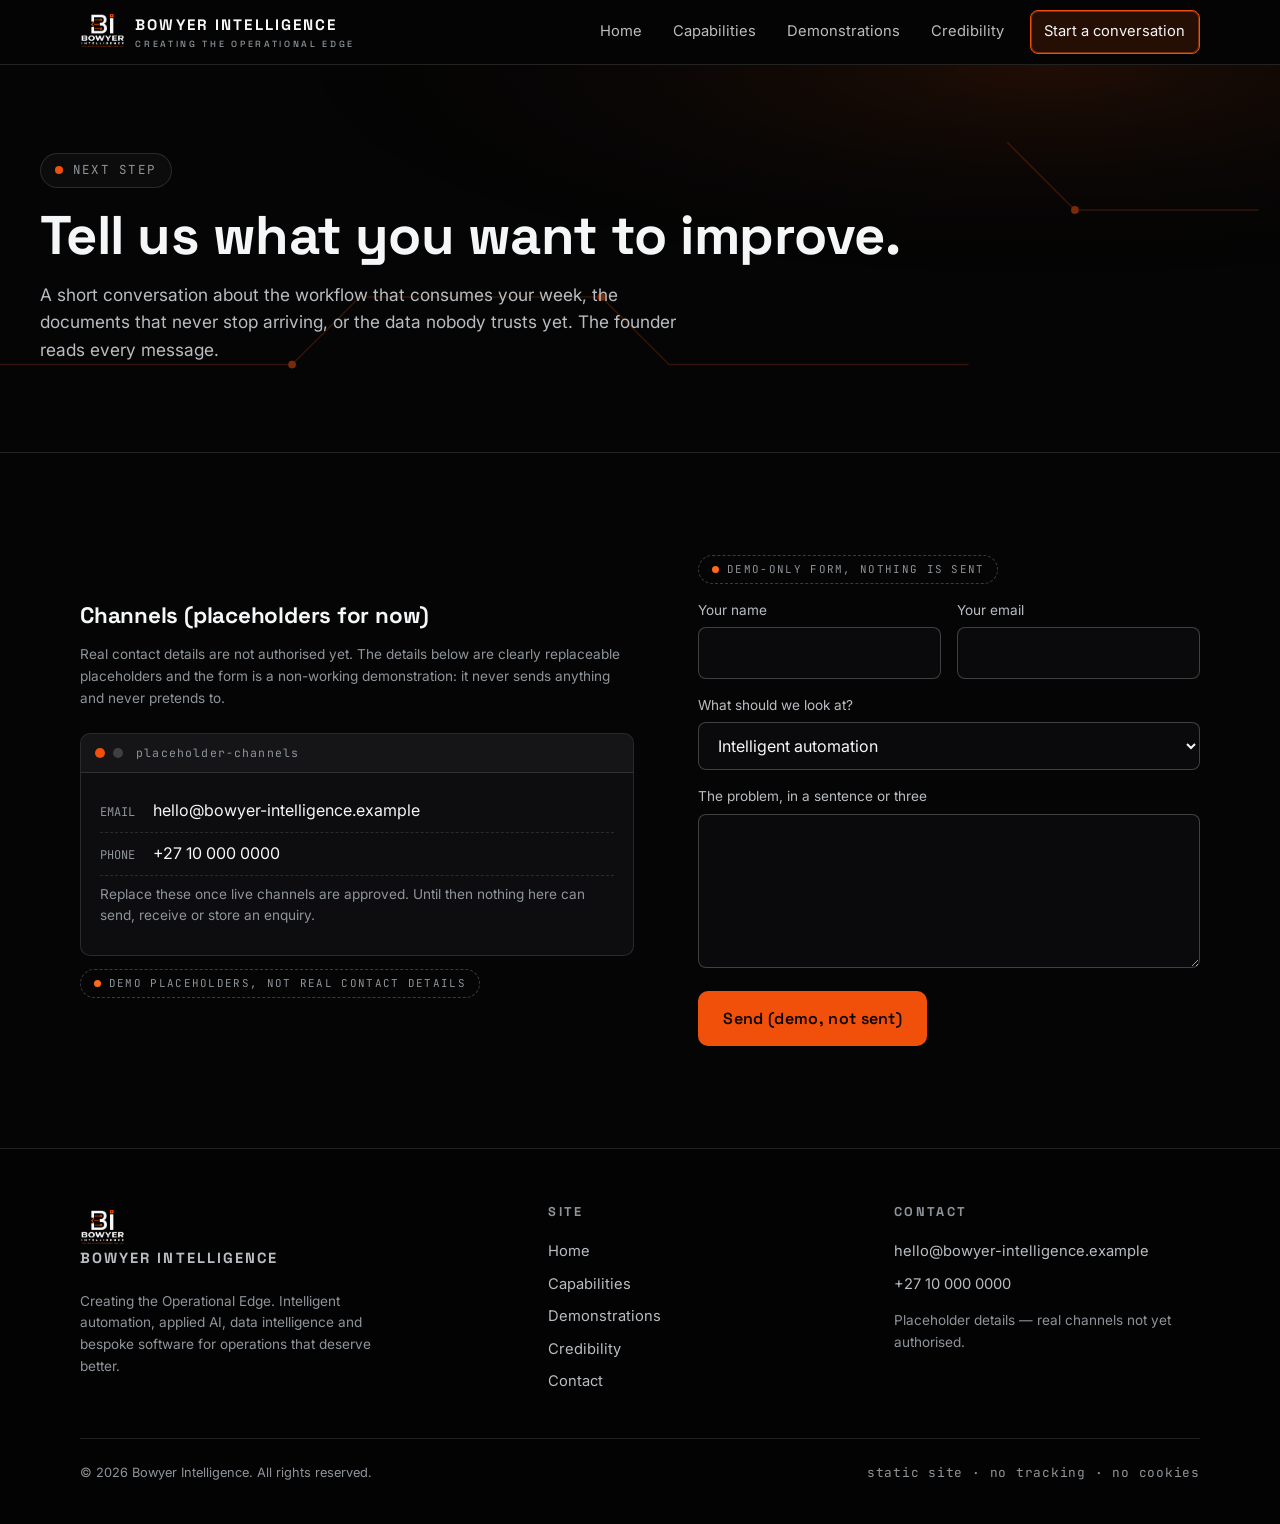
<file: contact.html>
<!DOCTYPE html>
<html lang="en">
<head>
  <meta charset="utf-8">
  <meta name="viewport" content="width=device-width, initial-scale=1">
  <title>Contact — Bowyer Intelligence</title>
  <meta name="description" content="Start a conversation with Bowyer Intelligence about intelligent automation, AI, data intelligence and bespoke software. Contact details on this site are placeholders pending owner approval.">
  <meta name="color-scheme" content="dark">
  <meta name="theme-color" content="#050505">
  <link rel="canonical" href="contact.html">
  <meta property="og:type" content="website">
  <meta property="og:title" content="Contact — Bowyer Intelligence">
  <meta property="og:description" content="Tell us what you want to improve. Placeholder contact details pending authorisation — the form on this page is a non-working demo.">
  <meta property="og:image" content="assets/img/og-card.png">
  <meta property="og:image:width" content="1200">
  <meta property="og:image:height" content="630">
  <meta property="og:image:alt" content="Bowyer Intelligence — Creating the Operational Edge">
  <meta name="twitter:card" content="summary_large_image">
  <link rel="icon" type="image/png" sizes="64x64" href="assets/img/favicon-64.png">
  <link rel="icon" type="image/png" sizes="192x192" href="assets/img/favicon-192.png">
  <link rel="apple-touch-icon" href="assets/img/favicon-192.png">
  <link rel="preload" href="assets/fonts/space-grotesk-var.woff2" as="font" type="font/woff2" crossorigin>
  <link rel="preload" href="assets/fonts/inter-var.woff2" as="font" type="font/woff2" crossorigin>
  <script>document.documentElement.classList.add('js');</script>
  <link rel="stylesheet" href="assets/css/styles.css">
</head>
<body>
  <a class="skip-link" href="#main">Skip to content</a>

  <header class="site-header">
    <div class="wrap header-inner">
      <a class="brand" href="index.html" aria-label="Bowyer Intelligence home">
        <img src="assets/img/logo-mark.png" alt="" width="44" height="37" aria-hidden="true">
        <span>Bowyer&nbsp;Intelligence<span class="b-sub">Creating the Operational Edge</span></span>
      </a>
      <button class="nav-toggle" aria-expanded="false" aria-controls="primary-nav" aria-label="Open menu">
        <svg viewBox="0 0 24 24" fill="none" stroke="currentColor" stroke-width="2.2" stroke-linecap="round" aria-hidden="true"><path d="M4 7h16M4 12h16M4 17h16"/></svg>
      </button>
      <nav class="primary-nav" id="primary-nav" aria-label="Primary" data-open="false">
        <ul>
          <li><a href="index.html">Home</a></li>
          <li><a href="capabilities.html">Capabilities</a></li>
          <li><a href="demonstrations.html">Demonstrations</a></li>
          <li><a href="credibility.html">Credibility</a></li>
          <li><a class="nav-cta" href="contact.html" aria-current="page">Start a conversation</a></li>
        </ul>
      </nav>
    </div>
  </header>

  <main id="main">
    <section class="page-hero">
      <div class="hero-bg" aria-hidden="true">
        <svg width="100%" height="100%" preserveAspectRatio="xMidYMid slice" viewBox="0 0 1400 400">
          <defs><radialGradient id="cg2" cx="80%" cy="0%" r="55%">
            <stop offset="0%" stop-color="#f0500a" stop-opacity=".24"/>
            <stop offset="100%" stop-color="#050505" stop-opacity="0"/>
          </radialGradient></defs>
          <rect width="1400" height="400" fill="url(#cg2)"/>
          <g stroke="#f0500a" stroke-opacity=".4" stroke-width="1.6" fill="none">
            <path d="M-10 310 H340 L410 240 H660 L730 310 H1040"/>
            <path d="M1080 80 L1150 150 H1340"/>
          </g>
          <g fill="#f0500a"><circle cx="340" cy="310" r="4"/><circle cx="660" cy="240" r="4"/><circle cx="1150" cy="150" r="4"/></g>
        </svg>
      </div>
      <div class="wrap hero-inner">
        <p class="eyebrow"><span class="dot" aria-hidden="true"></span>Next step</p>
        <h1>Tell us what you want to improve.</h1>
        <p class="lede">A short conversation about the workflow that consumes your week, the documents
        that never stop arriving, or the data nobody trusts yet. The founder reads every message.</p>
      </div>
    </section>

    <section class="section">
      <div class="wrap">
        <div class="split">
          <div class="reveal">
            <h2 style="font-size:1.4rem;margin-bottom:1rem">Channels (placeholders for now)</h2>
            <p class="tc" style="margin-bottom:1.5rem">Real contact details are not authorised yet. The
            details below are clearly replaceable placeholders and the form is a non-working
            demonstration: it never sends anything and never pretends to.</p>
            <div class="panel">
              <div class="panel-bar"><span class="l on"></span><span class="l"></span><span class="t">placeholder-channels</span></div>
              <div class="panel-body">
                <p style="padding:.5rem 0;border-bottom:1px dashed var(--line)"><span class="tc mono" style="font-size:.75rem">EMAIL&nbsp;&nbsp;</span>
                  <a href="mailto:hello@bowyer-intelligence.example" style="color:var(--ink)">hello@bowyer-intelligence.example</a></p>
                <p style="padding:.5rem 0;border-bottom:1px dashed var(--line)"><span class="tc mono" style="font-size:.75rem">PHONE&nbsp;&nbsp;</span>
                  <a href="tel:+27100000000" style="color:var(--ink)">+27 10 000 0000</a></p>
                <p style="padding:.5rem 0" class="tc">Replace these once live channels are approved. Until then nothing here can send, receive or store an enquiry.</p>
              </div>
            </div>
            <p class="illustrative" style="margin-top:.8rem">Demo placeholders, not real contact details</p>
          </div>

          <div class="reveal">
            <form id="contact-form" novalidate>
              <p class="illustrative" style="margin-bottom:1rem">Demo-only form, nothing is sent</p>
              <div class="form-grid">
                <div class="field">
                  <label for="cf-name">Your name</label>
                  <input id="cf-name" name="name" type="text" autocomplete="name" required>
                  <p class="field-error" role="alert">Please tell us your name.</p>
                </div>
                <div class="field">
                  <label for="cf-email">Your email</label>
                  <input id="cf-email" name="email" type="email" autocomplete="email" required>
                  <p class="field-error" role="alert">That email address does not look valid.</p>
                </div>
                <div class="field full">
                  <label for="cf-topic">What should we look at?</label>
                  <select id="cf-topic" name="topic">
                    <option>Intelligent automation</option>
                    <option>Applied AI / knowledge assistants</option>
                    <option>Data intelligence &amp; reporting</option>
                    <option>Bespoke software</option>
                    <option>Financial / document pipelines</option>
                    <option>Compliance-support workflows</option>
                    <option>Something else</option>
                  </select>
                </div>
                <div class="field full">
                  <label for="cf-msg">The problem, in a sentence or three</label>
                  <textarea id="cf-msg" name="message" rows="5" required></textarea>
                  <p class="field-error" role="alert">Give us at least a sentence (10+ characters) so the answer can be useful.</p>
                </div>
                <div class="full">
                  <button class="btn btn-primary" type="submit">Send (demo, not sent)</button>
                </div>
              </div>
              <div class="form-note" role="status" aria-live="polite">
                <b>This form is a non-working placeholder.</b>
                <span class="note-text"> Nothing was sent and no enquiry was created. Real contact channels will replace this before launch.</span>
              </div>
            </form>
          </div>
        </div>
      </div>
    </section>
  </main>

  <footer class="site-footer">
    <div class="wrap">
      <div class="footer-grid">
        <div>
          <a class="brand" href="index.html" aria-label="Bowyer Intelligence home" style="margin-bottom:1rem">
            <img src="assets/img/logo-mark.png" alt="" width="44" height="37" aria-hidden="true">
            <span>Bowyer&nbsp;Intelligence</span>
          </a>
          <p class="tc" style="max-width:34ch">Creating the Operational Edge. Intelligent automation, applied AI,
          data intelligence and bespoke software for operations that deserve better.</p>
        </div>
        <div>
          <h4>Site</h4>
          <a href="index.html">Home</a>
          <a href="capabilities.html">Capabilities</a>
          <a href="demonstrations.html">Demonstrations</a>
          <a href="credibility.html">Credibility</a>
          <a href="contact.html">Contact</a>
        </div>
        <div>
          <h4>Contact</h4>
          <a href="mailto:hello@bowyer-intelligence.example">hello@bowyer-intelligence.example</a>
          <a href="tel:+27100000000">+27 10 000 0000</a>
          <p class="tc" style="margin-top:.6rem">Placeholder details — real channels not yet authorised.</p>
        </div>
      </div>
      <div class="footer-base">
        <span>© <span id="yr">2026</span> Bowyer Intelligence. All rights reserved.</span>
        <span class="mono">static site · no tracking · no cookies</span>
      </div>
    </div>
  </footer>

  <script src="assets/js/main.js" defer></script>
</body>
</html>
</file>
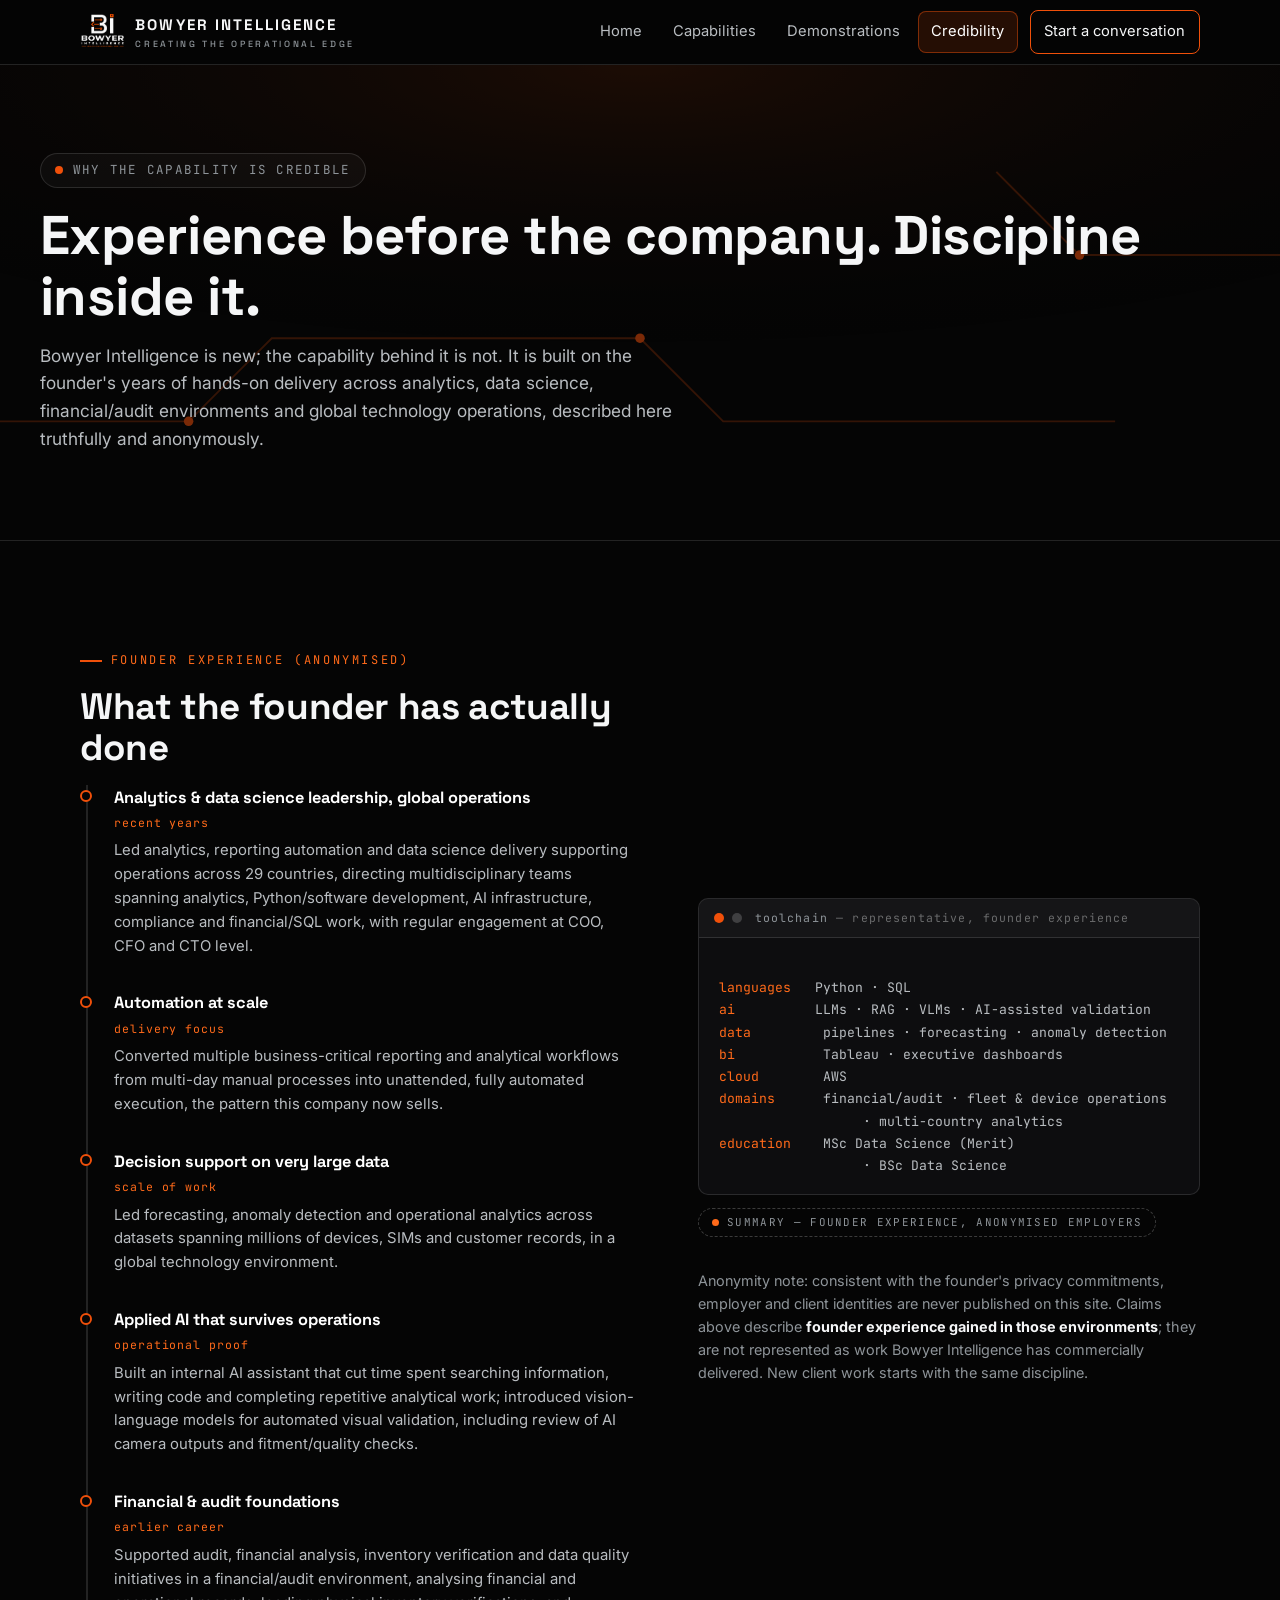
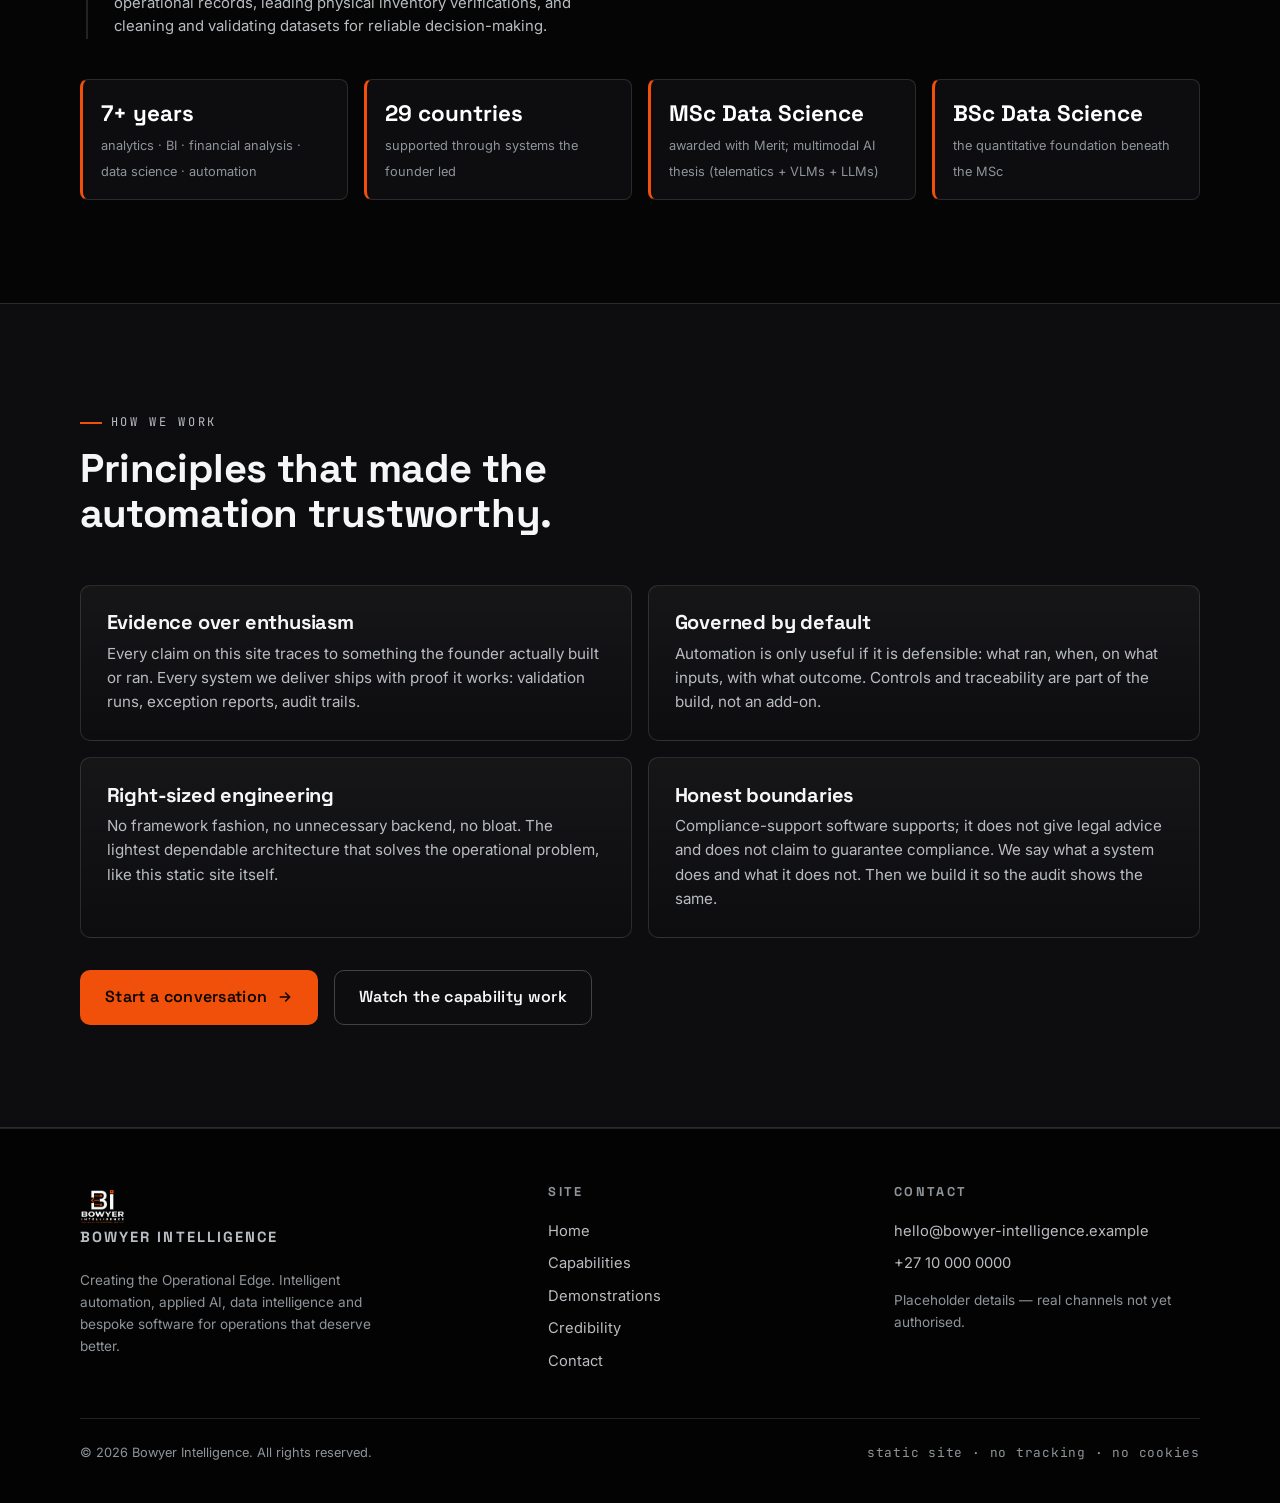
<file: credibility.html>
<!DOCTYPE html>
<html lang="en">
<head>
  <meta charset="utf-8">
  <meta name="viewport" content="width=device-width, initial-scale=1">
  <title>Credibility — Bowyer Intelligence</title>
  <meta name="description" content="Truthful, anonymised founder experience: 7+ years across analytics, BI, financial analysis, data science and automation, including multi-country operations and executive-level decision support.">
  <meta name="color-scheme" content="dark">
  <meta name="theme-color" content="#050505">
  <link rel="canonical" href="credibility.html">
  <meta property="og:type" content="website">
  <meta property="og:title" content="Credibility — Bowyer Intelligence">
  <meta property="og:description" content="Founder experience across global technology environments, multi-country operations and financial/audit environments.">
  <meta property="og:image" content="assets/img/og-card.png">
  <meta property="og:image:width" content="1200">
  <meta property="og:image:height" content="630">
  <meta property="og:image:alt" content="Bowyer Intelligence — Creating the Operational Edge">
  <meta name="twitter:card" content="summary_large_image">
  <link rel="icon" type="image/png" sizes="64x64" href="assets/img/favicon-64.png">
  <link rel="icon" type="image/png" sizes="192x192" href="assets/img/favicon-192.png">
  <link rel="apple-touch-icon" href="assets/img/favicon-192.png">
  <link rel="preload" href="assets/fonts/space-grotesk-var.woff2" as="font" type="font/woff2" crossorigin>
  <link rel="preload" href="assets/fonts/inter-var.woff2" as="font" type="font/woff2" crossorigin>
  <script>document.documentElement.classList.add('js');</script>
  <link rel="stylesheet" href="assets/css/styles.css">
</head>
<body>
  <a class="skip-link" href="#main">Skip to content</a>

  <header class="site-header">
    <div class="wrap header-inner">
      <a class="brand" href="index.html" aria-label="Bowyer Intelligence home">
        <img src="assets/img/logo-mark.png" alt="" width="44" height="37" aria-hidden="true">
        <span>Bowyer&nbsp;Intelligence<span class="b-sub">Creating the Operational Edge</span></span>
      </a>
      <button class="nav-toggle" aria-expanded="false" aria-controls="primary-nav" aria-label="Open menu">
        <svg viewBox="0 0 24 24" fill="none" stroke="currentColor" stroke-width="2.2" stroke-linecap="round" aria-hidden="true"><path d="M4 7h16M4 12h16M4 17h16"/></svg>
      </button>
      <nav class="primary-nav" id="primary-nav" aria-label="Primary" data-open="false">
        <ul>
          <li><a href="index.html">Home</a></li>
          <li><a href="capabilities.html">Capabilities</a></li>
          <li><a href="demonstrations.html">Demonstrations</a></li>
          <li><a href="credibility.html" aria-current="page">Credibility</a></li>
          <li><a class="nav-cta" href="contact.html">Start a conversation</a></li>
        </ul>
      </nav>
    </div>
  </header>

  <main id="main">
    <section class="page-hero">
      <div class="hero-bg" aria-hidden="true">
        <svg width="100%" height="100%" preserveAspectRatio="xMidYMid slice" viewBox="0 0 1400 400">
          <defs><radialGradient id="cg" cx="50%" cy="0%" r="60%">
            <stop offset="0%" stop-color="#f0500a" stop-opacity=".2"/>
            <stop offset="100%" stop-color="#050505" stop-opacity="0"/>
          </radialGradient></defs>
          <rect width="1400" height="400" fill="url(#cg)"/>
          <g stroke="#f0500a" stroke-opacity=".4" stroke-width="1.6" fill="none">
            <path d="M-10 300 H320 L390 230 H700 L770 300 H1100"/>
            <path d="M1000 90 L1070 160 H1300"/>
          </g>
          <g fill="#f0500a"><circle cx="320" cy="300" r="4"/><circle cx="700" cy="230" r="4"/><circle cx="1070" cy="160" r="4"/></g>
        </svg>
      </div>
      <div class="wrap hero-inner">
        <p class="eyebrow"><span class="dot" aria-hidden="true"></span>Why the capability is credible</p>
        <h1>Experience before the company. Discipline inside it.</h1>
        <p class="lede">Bowyer Intelligence is new; the capability behind it is not. It is built on the
        founder's years of hands-on delivery across analytics, data science, financial/audit
        environments and global technology operations, described here truthfully and anonymously.</p>
      </div>
    </section>

    <section class="section">
      <div class="wrap">
        <div class="split">
          <div class="reveal">
            <p class="kicker">Founder experience (anonymised)</p>
            <h2 style="margin:1rem 0;font-size:clamp(1.6rem,3.2vw,2.3rem)">What the founder has actually done</h2>
            <div class="timeline">
              <div class="entry">
                <b>Analytics &amp; data science leadership, global operations</b>
                <span class="period">recent years</span>
                <p>Led analytics, reporting automation and data science delivery supporting operations
                across 29 countries, directing multidisciplinary teams spanning analytics,
                Python/software development, AI infrastructure, compliance and financial/SQL work,
                with regular engagement at COO, CFO and CTO level.</p>
              </div>
              <div class="entry">
                <b>Automation at scale</b>
                <span class="period">delivery focus</span>
                <p>Converted multiple business-critical reporting and analytical workflows from
                multi-day manual processes into unattended, fully automated execution, the pattern
                this company now sells.</p>
              </div>
              <div class="entry">
                <b>Decision support on very large data</b>
                <span class="period">scale of work</span>
                <p>Led forecasting, anomaly detection and operational analytics across datasets
                spanning millions of devices, SIMs and customer records, in a global technology
                environment.</p>
              </div>
              <div class="entry">
                <b>Applied AI that survives operations</b>
                <span class="period">operational proof</span>
                <p>Built an internal AI assistant that cut time spent searching information, writing
                code and completing repetitive analytical work; introduced vision-language models for
                automated visual validation, including review of AI camera outputs and
                fitment/quality checks.</p>
              </div>
              <div class="entry">
                <b>Financial &amp; audit foundations</b>
                <span class="period">earlier career</span>
                <p>Supported audit, financial analysis, inventory verification and data quality
                initiatives in a financial/audit environment, analysing financial and operational
                records, leading physical inventory verifications, and cleaning and validating
                datasets for reliable decision-making.</p>
              </div>
            </div>
          </div>
          <div class="reveal">
            <div class="panel">
              <div class="panel-bar"><span class="l on"></span><span class="l"></span><span class="t">toolchain<span class="pbs"> — representative, founder experience</span></span></div>
              <div class="terminal t-static">
<span class="em">languages</span>   Python · SQL
<span class="em">ai</span>          LLMs · RAG · VLMs · AI-assisted validation
<span class="em">data</span>         pipelines · forecasting · anomaly detection
<span class="em">bi</span>           Tableau · executive dashboards
<span class="em">cloud</span>        AWS
<span class="em">domains</span>      financial/audit · fleet &amp; device operations
                  · multi-country analytics
<span class="em">education</span>    MSc Data Science (Merit)
                  · BSc Data Science</div>
            </div>
            <p class="illustrative" style="margin-top:.8rem">Summary — founder experience, anonymised employers</p>
            <div class="mt-2">
              <p class="tc" style="font-size:.9rem">Anonymity note: consistent with the founder's privacy
              commitments, employer and client identities are never published on this site. Claims
              above describe <strong style="color:var(--ink)">founder experience gained in those
              environments</strong>; they are not represented as work Bowyer Intelligence has
              commercially delivered. New client work starts with the same discipline.</p>
            </div>
          </div>
        </div>

        <div class="fact-band reveal" role="list" aria-label="Experience highlights">
          <div class="fact" role="listitem"><b>7+ years</b><span>analytics · BI · financial analysis · data science · automation</span></div>
          <div class="fact" role="listitem"><b>29 countries</b><span>supported through systems the founder led</span></div>
          <div class="fact" role="listitem"><b>MSc Data Science</b><span>awarded with Merit; multimodal AI thesis (telematics + VLMs + LLMs)</span></div>
          <div class="fact" role="listitem"><b>BSc Data Science</b><span>the quantitative foundation beneath the MSc</span></div>
        </div>
      </div>
    </section>

    <section class="section section-tint">
      <div class="wrap">
        <div class="section-head reveal">
          <p class="kicker">How we work</p>
          <h2>Principles that made the automation trustworthy.</h2>
        </div>
        <div class="cap-grid">
          <article class="cap-card reveal"><h3>Evidence over enthusiasm</h3><p>Every claim on this site traces to something the founder actually built or ran. Every system we deliver ships with proof it works: validation runs, exception reports, audit trails.</p></article>
          <article class="cap-card reveal"><h3>Governed by default</h3><p>Automation is only useful if it is defensible: what ran, when, on what inputs, with what outcome. Controls and traceability are part of the build, not an add-on.</p></article>
          <article class="cap-card reveal"><h3>Right-sized engineering</h3><p>No framework fashion, no unnecessary backend, no bloat. The lightest dependable architecture that solves the operational problem, like this static site itself.</p></article>
          <article class="cap-card reveal"><h3>Honest boundaries</h3><p>Compliance-support software supports; it does not give legal advice and does not claim to guarantee compliance. We say what a system does and what it does not. Then we build it so the audit shows the same.</p></article>
        </div>
        <div class="hero-actions mt-2 reveal">
          <a class="btn btn-primary" href="contact.html">Start a conversation <svg class="arrow" width="16" height="16" viewBox="0 0 24 24" fill="none" stroke="currentColor" stroke-width="2.4" stroke-linecap="round" stroke-linejoin="round" aria-hidden="true"><path d="M5 12h14M13 6l6 6-6 6"/></svg></a>
          <a class="btn btn-ghost" href="demonstrations.html">Watch the capability work</a>
        </div>
      </div>
    </section>
  </main>

  <footer class="site-footer">
    <div class="wrap">
      <div class="footer-grid">
        <div>
          <a class="brand" href="index.html" aria-label="Bowyer Intelligence home" style="margin-bottom:1rem">
            <img src="assets/img/logo-mark.png" alt="" width="44" height="37" aria-hidden="true">
            <span>Bowyer&nbsp;Intelligence</span>
          </a>
          <p class="tc" style="max-width:34ch">Creating the Operational Edge. Intelligent automation, applied AI,
          data intelligence and bespoke software for operations that deserve better.</p>
        </div>
        <div>
          <h4>Site</h4>
          <a href="index.html">Home</a>
          <a href="capabilities.html">Capabilities</a>
          <a href="demonstrations.html">Demonstrations</a>
          <a href="credibility.html">Credibility</a>
          <a href="contact.html">Contact</a>
        </div>
        <div>
          <h4>Contact</h4>
          <a href="mailto:hello@bowyer-intelligence.example">hello@bowyer-intelligence.example</a>
          <a href="tel:+27100000000">+27 10 000 0000</a>
          <p class="tc" style="margin-top:.6rem">Placeholder details — real channels not yet authorised.</p>
        </div>
      </div>
      <div class="footer-base">
        <span>© <span id="yr">2026</span> Bowyer Intelligence. All rights reserved.</span>
        <span class="mono">static site · no tracking · no cookies</span>
      </div>
    </div>
  </footer>

  <script src="assets/js/main.js" defer></script>
</body>
</html>
</file>
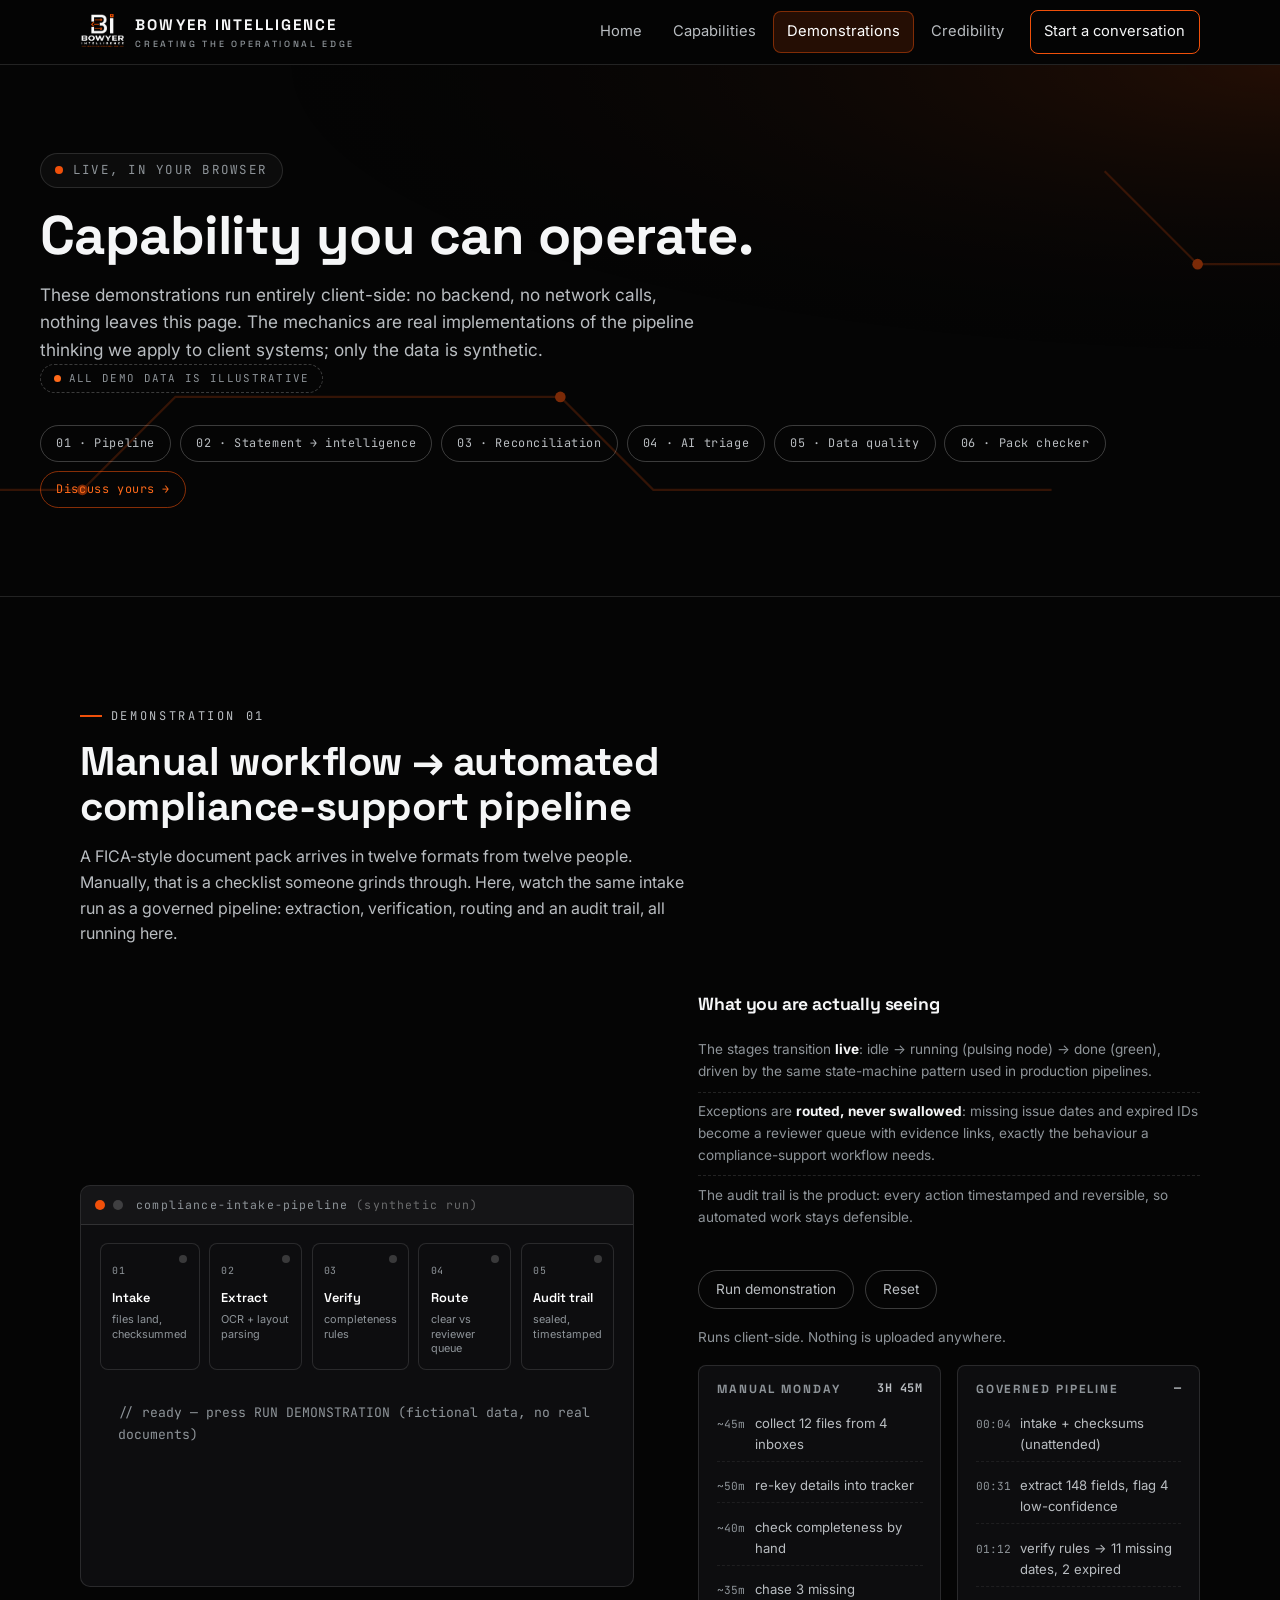
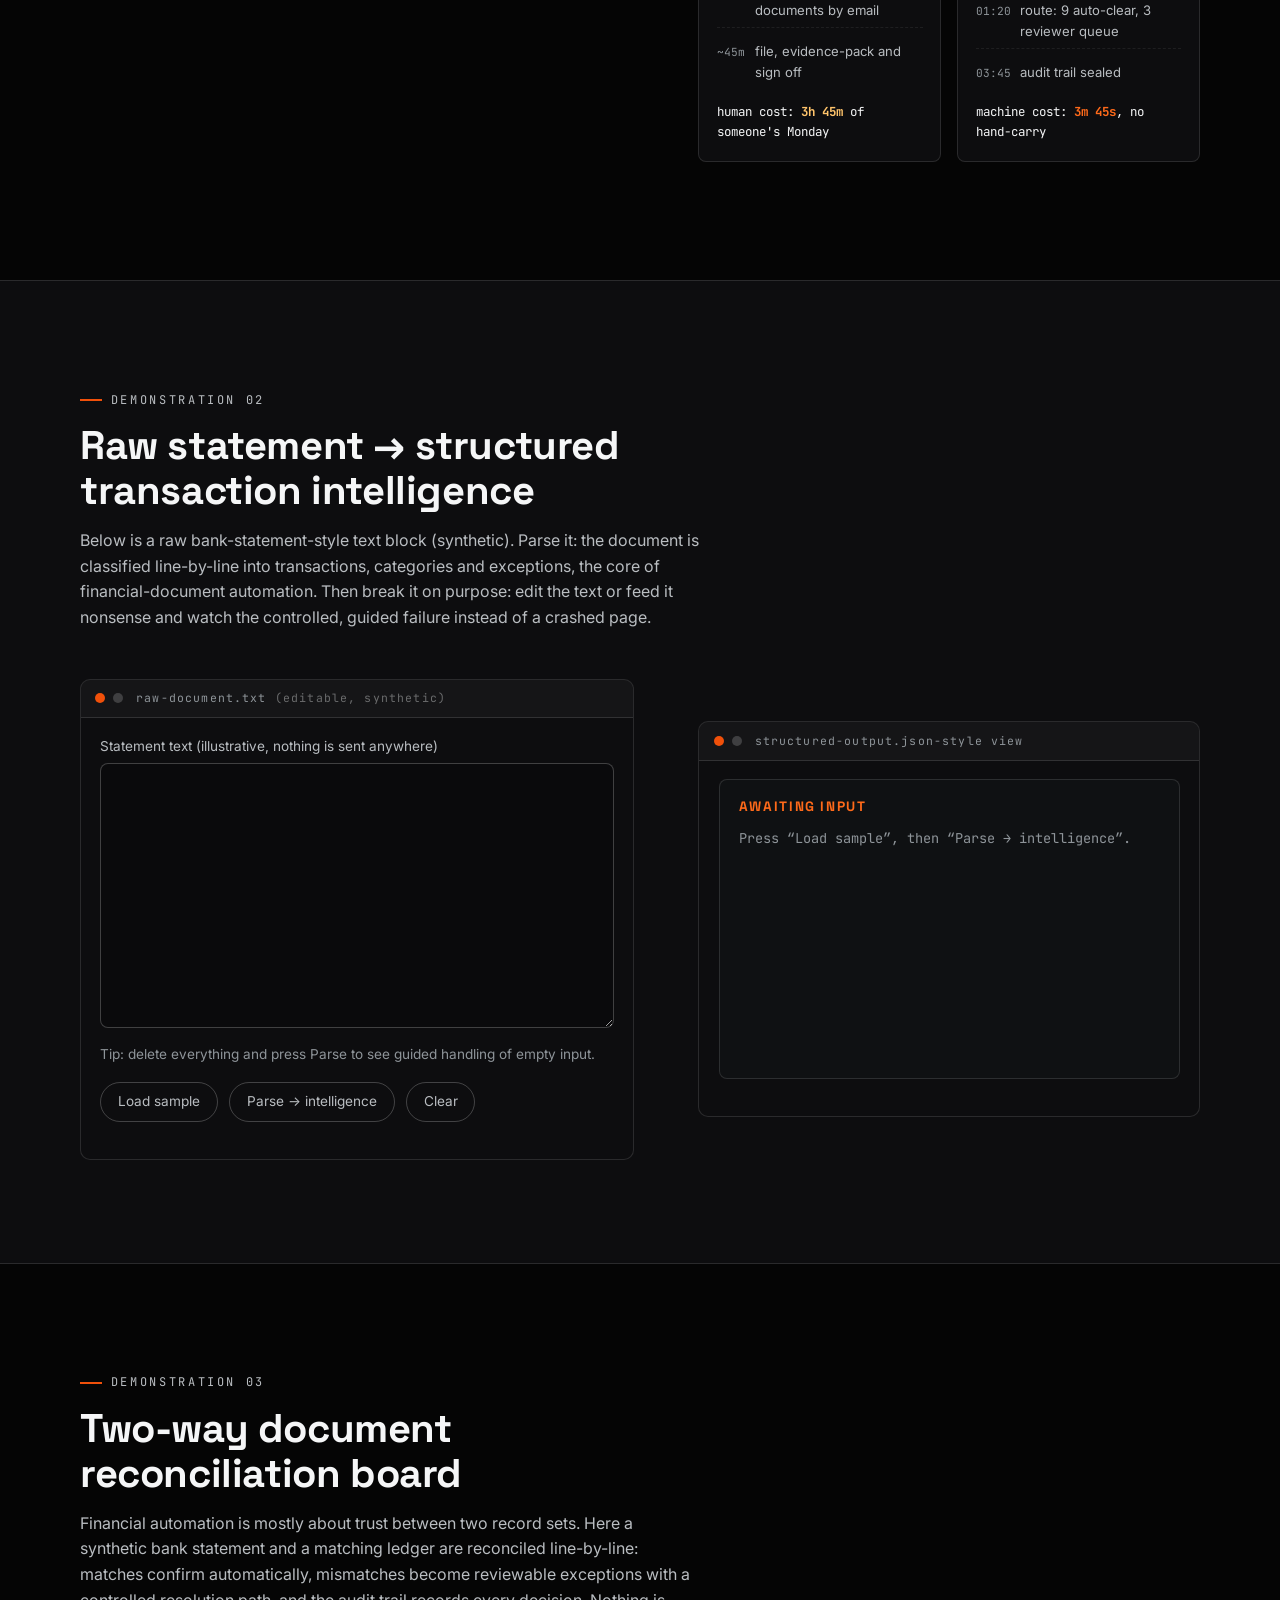
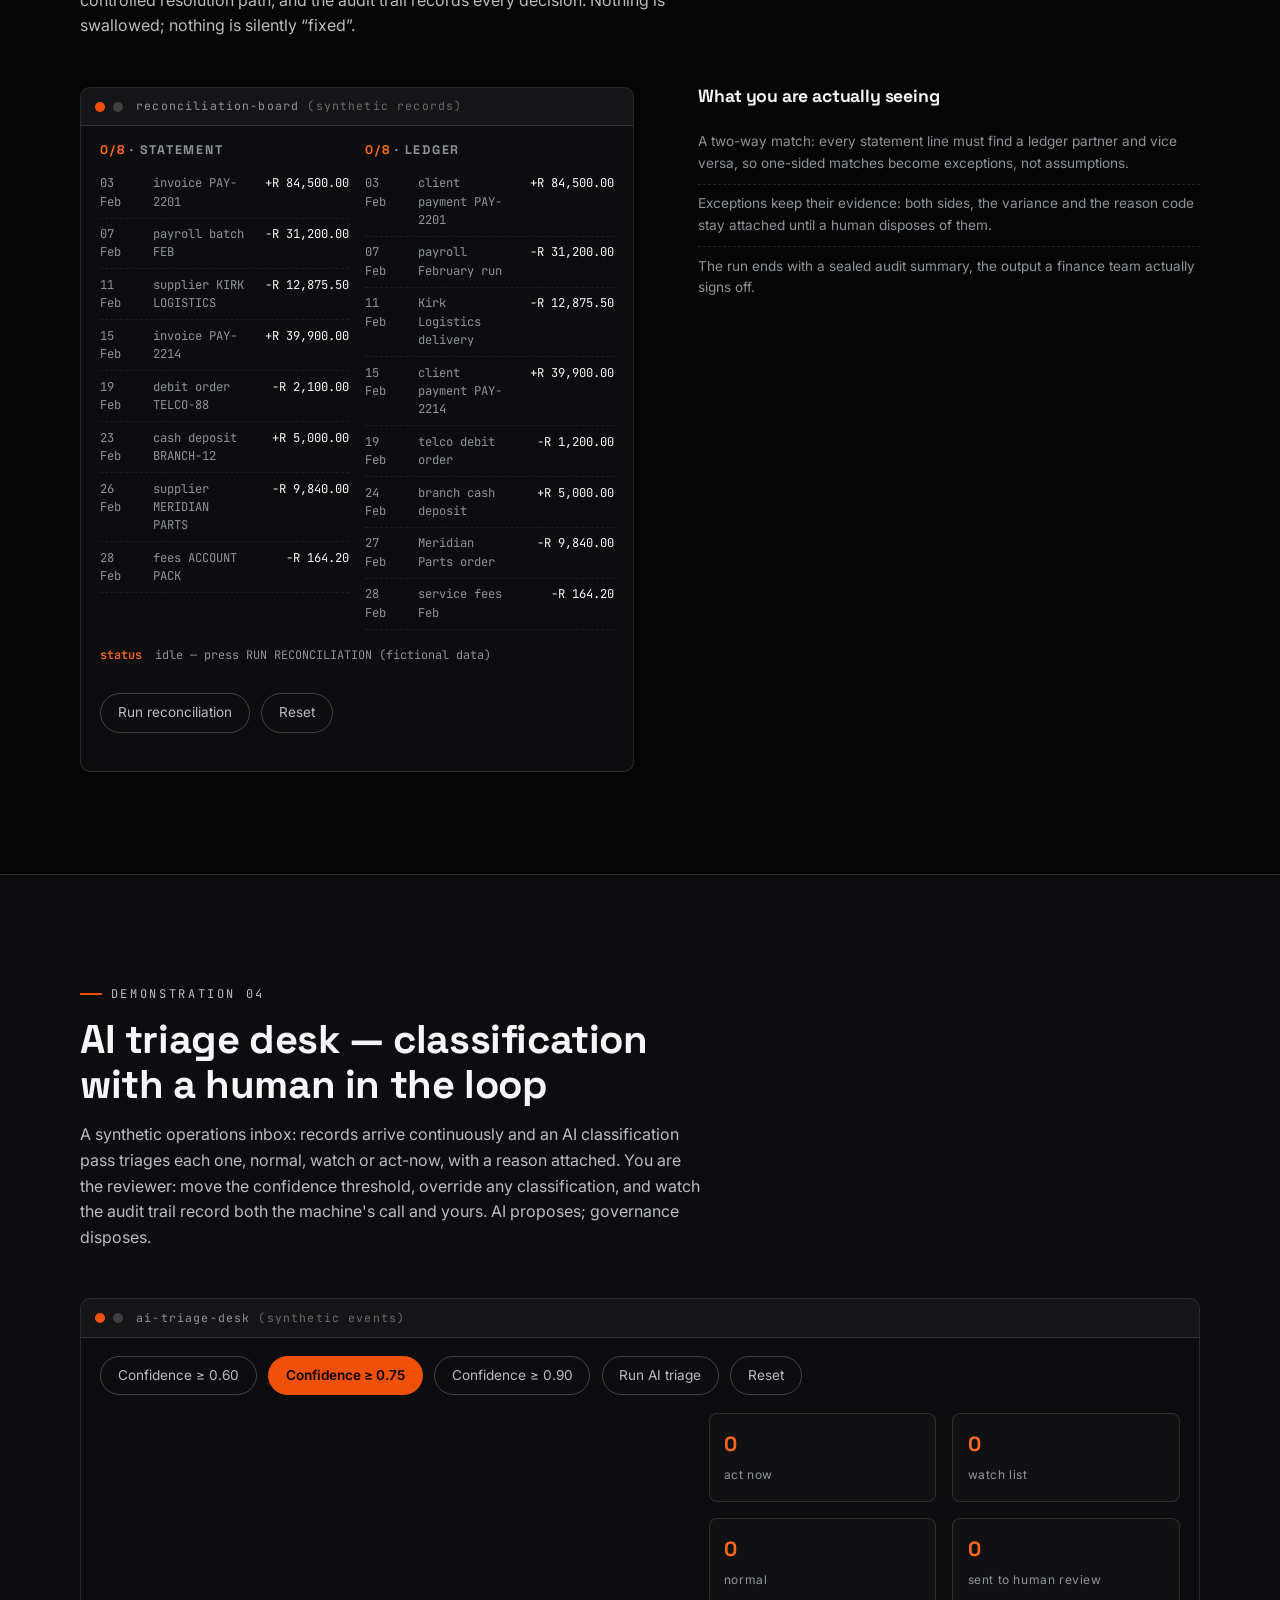
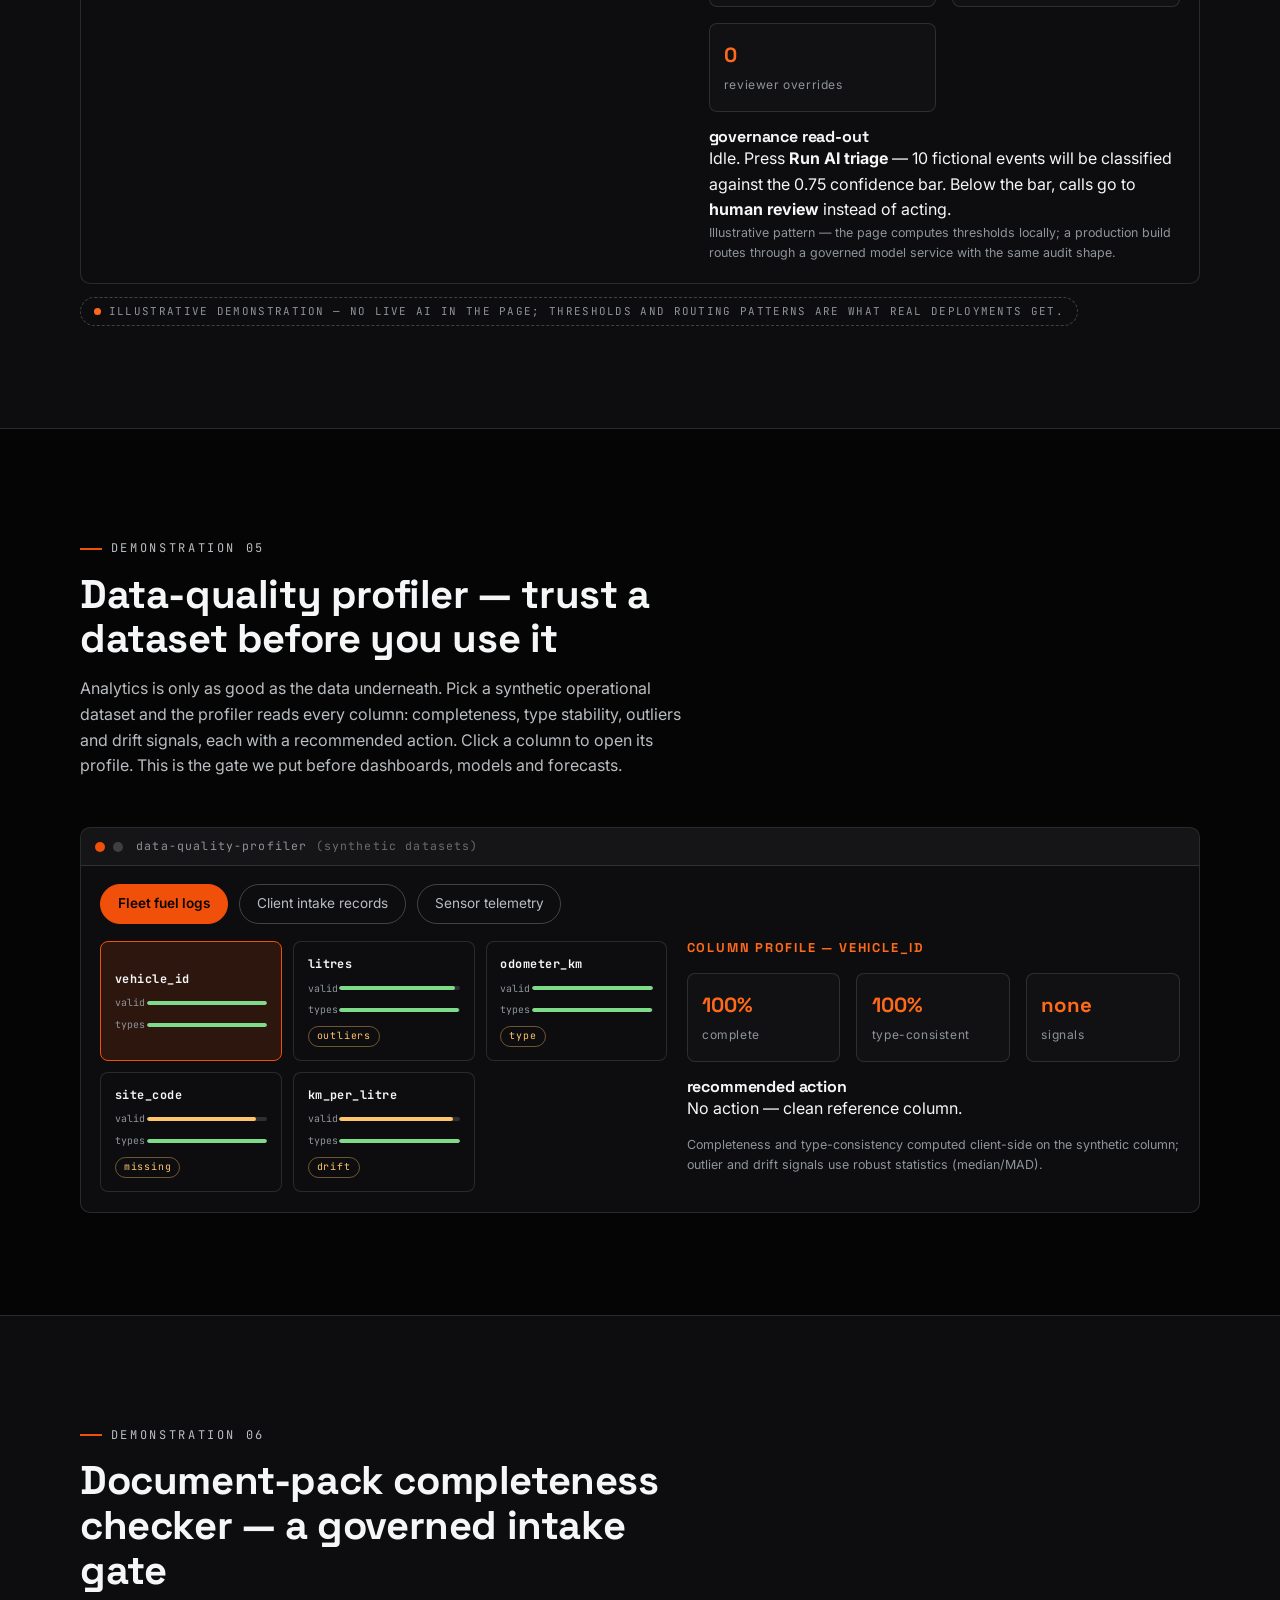
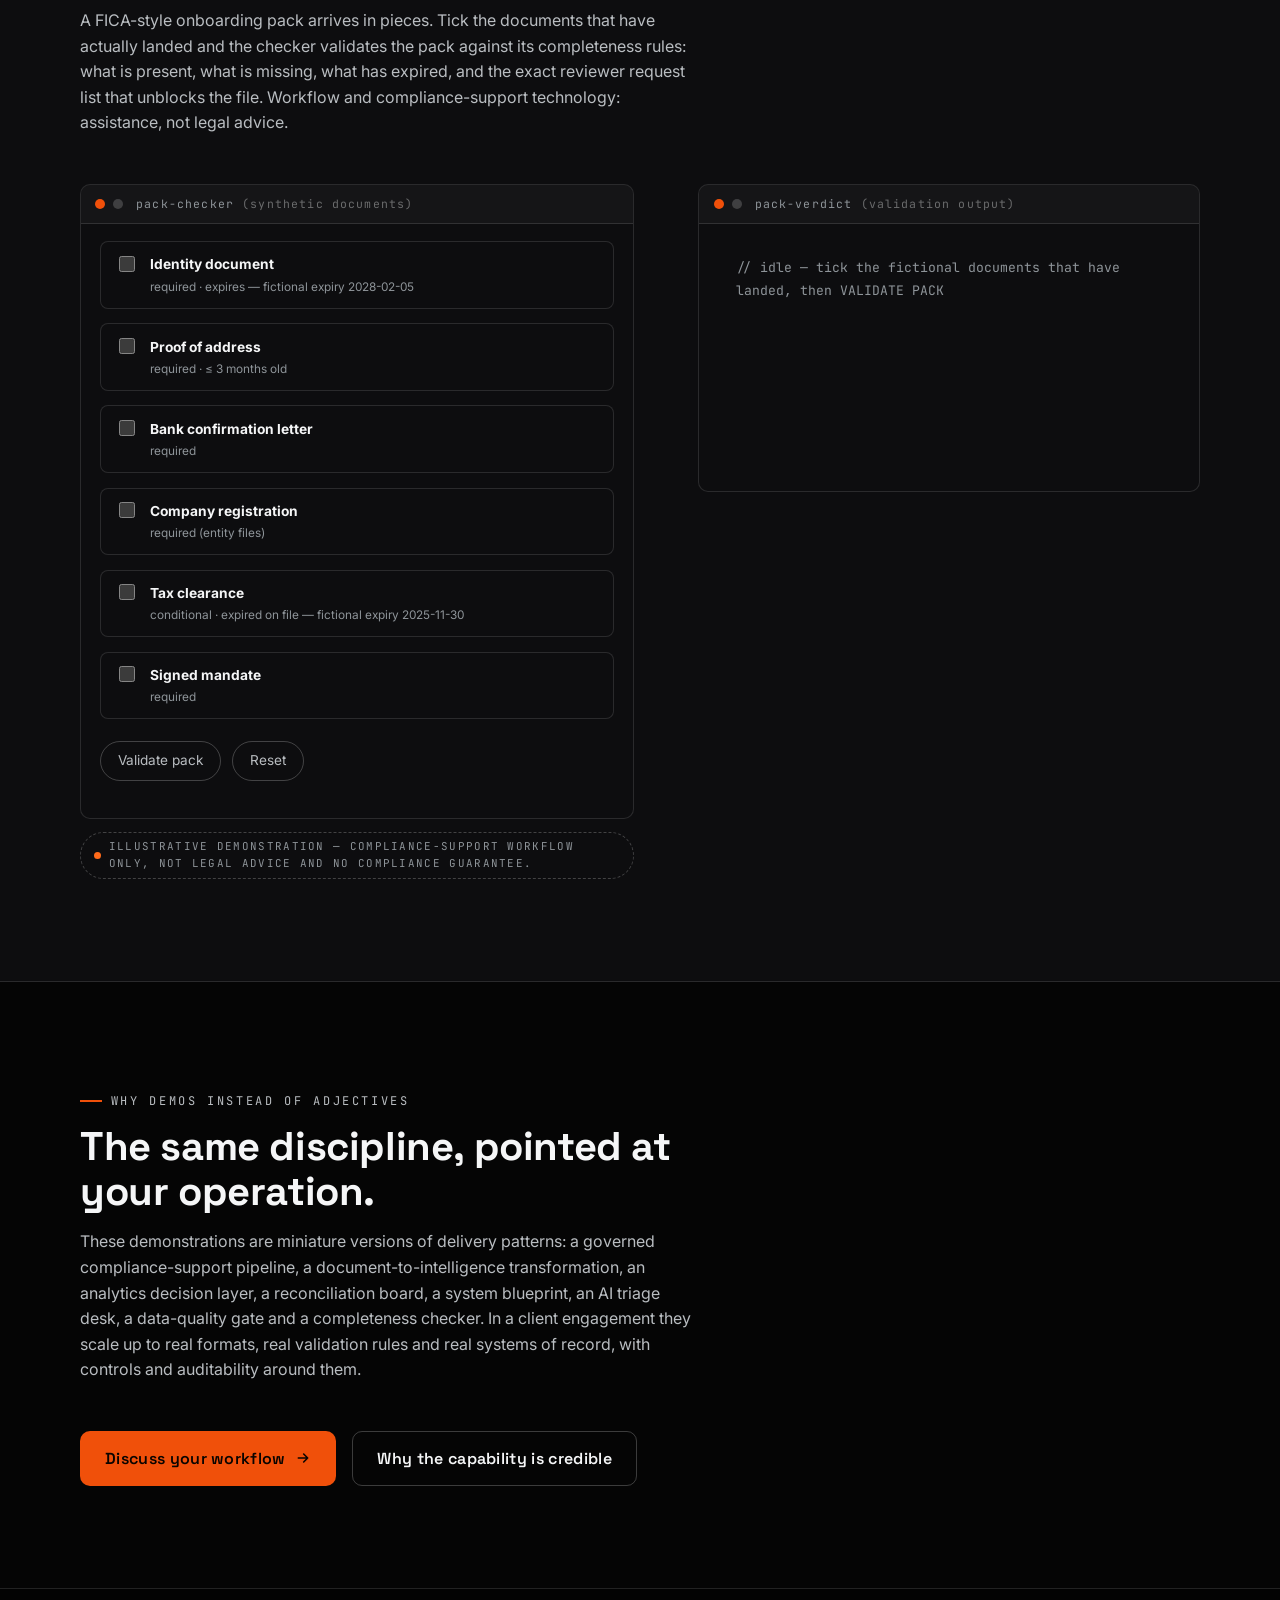
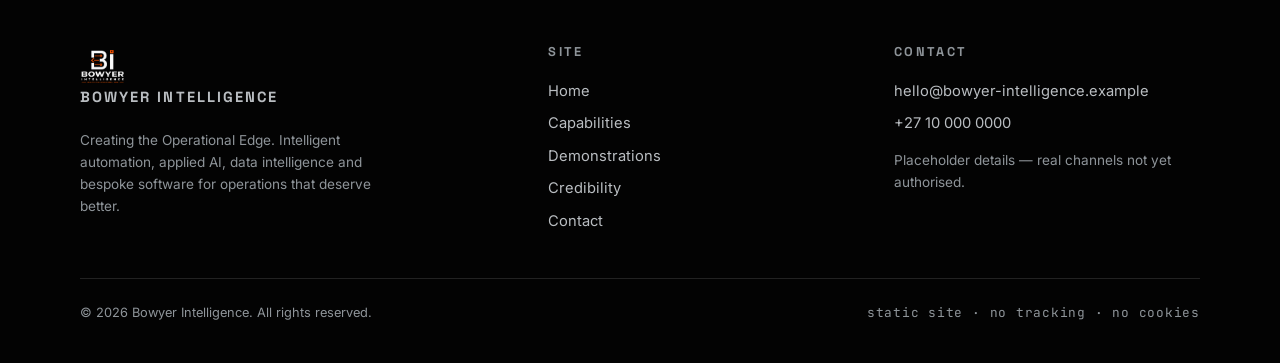
<file: demonstrations.html>
<!DOCTYPE html>
<html lang="en">
<head>
  <meta charset="utf-8">
  <meta name="viewport" content="width=device-width, initial-scale=1">
  <title>Demonstrations — Bowyer Intelligence</title>
  <meta name="description" content="Six live in-browser demonstrations: a manual-to-automated compliance-support pipeline, a raw statement transforming into structured intelligence, a two-way reconciliation board, an AI triage desk, a data-quality profiler and a document-pack completeness checker. Fictional data, real mechanics.">
  <meta name="color-scheme" content="dark">
  <meta name="theme-color" content="#050505">
  <link rel="canonical" href="demonstrations.html">
  <meta property="og:type" content="website">
  <meta property="og:title" content="Demonstrations — Bowyer Intelligence">
  <meta property="og:description" content="Capability you can operate, not a slideshow. Six live client-side demonstrations with synthetic data.">
  <meta property="og:image" content="assets/img/og-card.png">
  <meta property="og:image:width" content="1200">
  <meta property="og:image:height" content="630">
  <meta property="og:image:alt" content="Bowyer Intelligence — Creating the Operational Edge">
  <meta name="twitter:card" content="summary_large_image">
  <link rel="icon" type="image/png" sizes="64x64" href="assets/img/favicon-64.png">
  <link rel="icon" type="image/png" sizes="192x192" href="assets/img/favicon-192.png">
  <link rel="apple-touch-icon" href="assets/img/favicon-192.png">
  <link rel="preload" href="assets/fonts/space-grotesk-var.woff2" as="font" type="font/woff2" crossorigin>
  <link rel="preload" href="assets/fonts/inter-var.woff2" as="font" type="font/woff2" crossorigin>
  <script>document.documentElement.classList.add('js');</script>
  <link rel="stylesheet" href="assets/css/styles.css">
</head>
<body>
  <a class="skip-link" href="#main">Skip to content</a>

  <header class="site-header">
    <div class="wrap header-inner">
      <a class="brand" href="index.html" aria-label="Bowyer Intelligence home">
        <img src="assets/img/logo-mark.png" alt="" width="44" height="37" aria-hidden="true">
        <span>Bowyer&nbsp;Intelligence<span class="b-sub">Creating the Operational Edge</span></span>
      </a>
      <button class="nav-toggle" aria-expanded="false" aria-controls="primary-nav" aria-label="Open menu">
        <svg viewBox="0 0 24 24" fill="none" stroke="currentColor" stroke-width="2.2" stroke-linecap="round" aria-hidden="true"><path d="M4 7h16M4 12h16M4 17h16"/></svg>
      </button>
      <nav class="primary-nav" id="primary-nav" aria-label="Primary" data-open="false">
        <ul>
          <li><a href="index.html">Home</a></li>
          <li><a href="capabilities.html">Capabilities</a></li>
          <li><a href="demonstrations.html" aria-current="page">Demonstrations</a></li>
          <li><a href="credibility.html">Credibility</a></li>
          <li><a class="nav-cta" href="contact.html">Start a conversation</a></li>
        </ul>
      </nav>
    </div>
  </header>

  <main id="main">
    <section class="page-hero">
      <div class="hero-bg" aria-hidden="true">
        <svg width="100%" height="100%" preserveAspectRatio="xMidYMid slice" viewBox="0 0 1400 400">
          <defs><radialGradient id="dg" cx="85%" cy="0%" r="55%">
            <stop offset="0%" stop-color="#f0500a" stop-opacity=".26"/>
            <stop offset="100%" stop-color="#050505" stop-opacity="0"/>
          </radialGradient></defs>
          <rect width="1400" height="400" fill="url(#dg)"/>
          <g stroke="#f0500a" stroke-opacity=".4" stroke-width="1.6" fill="none">
            <path d="M-10 320 H280 L350 250 H640 L710 320 H1010"/>
            <path d="M1050 80 L1120 150 H1320"/>
          </g>
          <g fill="#f0500a"><circle cx="280" cy="320" r="4"/><circle cx="640" cy="250" r="4"/><circle cx="1120" cy="150" r="4"/></g>
        </svg>
      </div>
      <div class="wrap hero-inner">
        <p class="eyebrow"><span class="dot" aria-hidden="true"></span>Live, in your browser</p>
        <h1>Capability you can operate.</h1>
        <p class="lede">These demonstrations run entirely client-side: no backend, no network calls,
        nothing leaves this page. The mechanics are real implementations of the pipeline thinking we
        apply to client systems; only the data is synthetic. <span class="illustrative" style="vertical-align:middle">All demo data is illustrative</span></p>
        <nav class="demo-index" aria-label="Jump to a demonstration">
          <a href="#demo-1">01 · Pipeline</a>
          <a href="#demo-2">02 · Statement → intelligence</a>
          <a href="#demo-3">03 · Reconciliation</a>
          <a href="#demo-4">04 · AI triage</a>
          <a href="#demo-5">05 · Data quality</a>
          <a href="#demo-6">06 · Pack checker</a>
          <a class="di-cta" href="contact.html">Discuss yours →</a>
        </nav>
      </div>
    </section>

    <!-- ============ DEMO 1 ============ -->
    <section class="section" id="demo-1" aria-labelledby="demo-1-h">
      <div class="wrap">
        <div class="section-head reveal">
          <p class="kicker">Demonstration 01</p>
          <h2 id="demo-1-h">Manual workflow → automated compliance-support pipeline</h2>
          <p>A FICA-style document pack arrives in twelve formats from twelve people. Manually, that
          is a checklist someone grinds through. Here, watch the same intake run as a governed
          pipeline: extraction, verification, routing and an audit trail, all running here.</p>
        </div>
        <div class="split" id="demo-pipeline">
          <div class="reveal">
            <div class="panel">
              <div class="panel-bar"><span class="l on"></span><span class="l"></span><span class="t">compliance-intake-pipeline<span class="pbs"> (synthetic run)</span></span></div>
              <div class="panel-body">
                <div class="pipeline" role="list" aria-label="Pipeline stages">
                  <div class="stage" data-state="idle" role="listitem"><b>Intake</b><small>files land, checksummed</small><span class="st" aria-hidden="true"></span></div>
                  <div class="stage" data-state="idle" role="listitem"><b>Extract</b><small>OCR + layout parsing</small><span class="st" aria-hidden="true"></span></div>
                  <div class="stage" data-state="idle" role="listitem"><b>Verify</b><small>completeness rules</small><span class="st" aria-hidden="true"></span></div>
                  <div class="stage" data-state="idle" role="listitem"><b>Route</b><small>clear vs reviewer queue</small><span class="st" aria-hidden="true"></span></div>
                  <div class="stage" data-state="idle" role="listitem"><b>Audit trail</b><small>sealed, timestamped</small><span class="st" aria-hidden="true"></span></div>
                </div>
                <div class="terminal mt-1" aria-live="polite" aria-label="Pipeline execution log"></div>
              </div>
            </div>
          </div>
          <div class="reveal">
            <h3 style="font-size:1.1rem">What you are actually seeing</h3>
            <ul style="margin-top:1rem" class="tc">
              <li style="padding:.55rem 0;border-bottom:1px dashed var(--line)">The stages transition
              <strong style="color:var(--ink)">live</strong>: idle → running (pulsing node) → done
              (green), driven by the same state-machine pattern used in production pipelines.</li>
              <li style="padding:.55rem 0;border-bottom:1px dashed var(--line)">Exceptions are
              <strong style="color:var(--ink)">routed, never swallowed</strong>: missing issue dates and
              expired IDs become a reviewer queue with evidence links, exactly the behaviour a
              compliance-support workflow needs.</li>
              <li style="padding:.55rem 0">The audit trail is the product: every action timestamped
              and reversible, so automated work stays defensible.</li>
            </ul>
            <div class="controls mt-2">
              <button class="chip" type="button" data-action="run">Run demonstration</button>
              <button class="chip" type="button" data-action="reset">Reset</button>
            </div>
            <p class="tc">Runs client-side. Nothing is uploaded anywhere.</p>
            <div class="effort-ledger" aria-label="Manual versus automated effort comparison">
              <div class="effort-col manual" id="ep-manual">
                <h4><span>manual monday</span><span class="et" id="ep-manual-clock">3h 45m</span></h4>
                <div class="effort-steps">
                  <div class="es" data-state="idle"><span class="et">~45m</span><span class="ed">collect 12 files from 4 inboxes</span></div>
                  <div class="es" data-state="idle"><span class="et">~50m</span><span class="ed">re-key details into tracker</span></div>
                  <div class="es" data-state="idle"><span class="et">~40m</span><span class="ed">check completeness by hand</span></div>
                  <div class="es" data-state="idle"><span class="et">~35m</span><span class="ed">chase 3 missing documents by email</span></div>
                  <div class="es" data-state="idle"><span class="et">~45m</span><span class="ed">file, evidence-pack and sign off</span></div>
                </div>
                <div class="effort-total">human cost: <b>3h 45m</b> of someone's Monday</div>
              </div>
              <div class="effort-col" id="ep-auto">
                <h4><span>governed pipeline</span><span class="et" id="ep-auto-clock">—</span></h4>
                <div class="effort-steps">
                  <div class="es" data-state="idle"><span class="et">00:04</span><span class="ed">intake + checksums (unattended)</span></div>
                  <div class="es" data-state="idle"><span class="et">00:31</span><span class="ed">extract 148 fields, flag 4 low-confidence</span></div>
                  <div class="es" data-state="idle"><span class="et">01:12</span><span class="ed">verify rules → 11 missing dates, 2 expired</span></div>
                  <div class="es" data-state="idle"><span class="et">01:20</span><span class="ed">route: 9 auto-clear, 3 reviewer queue</span></div>
                  <div class="es" data-state="idle"><span class="et">03:45</span><span class="ed">audit trail sealed</span></div>
                </div>
                <div class="effort-total">machine cost: <b>3m 45s</b>, no hand-carry</div>
              </div>
            </div>
            <div class="effort-note" id="ep-note" aria-live="polite"></div>
          </div>
        </div>
      </div>
    </section>

    <section class="section section-tint" id="demo-2" aria-labelledby="demo-2-h">
      <div class="wrap">
        <div class="section-head reveal">
          <p class="kicker">Demonstration 02</p>
          <h2 id="demo-2-h">Raw statement → structured transaction intelligence</h2>
          <p>Below is a raw bank-statement-style text block (synthetic). Parse it: the document is
          classified line-by-line into transactions, categories and exceptions, the core of
          financial-document automation. Then break it on purpose: edit the text or feed it nonsense
          and watch the controlled, guided failure instead of a crashed page.</p>
        </div>
        <div id="demo-statement">
          <div class="split">
            <div class="reveal">
              <div class="panel">
                <div class="panel-bar"><span class="l on"></span><span class="l"></span><span class="t">raw-document.txt<span class="pbs"> (editable, synthetic)</span></span></div>
                <div class="panel-body">
                  <label for="statement-input">Statement text (illustrative, nothing is sent anywhere)</label>
                  <textarea id="statement-input" rows="12" spellcheck="false" style="font-family:var(--font-mono);font-size:.78rem;line-height:1.6" aria-describedby="statement-help"></textarea>
                  <p id="statement-help" class="tc" style="margin-top:.5rem">Tip: delete everything and press Parse to see guided handling of empty input.</p>
                  <div class="controls mt-1">
                    <button class="chip" type="button" data-action="sample">Load sample</button>
                    <button class="chip" type="button" data-action="parse">Parse → intelligence</button>
                    <button class="chip" type="button" data-action="clear-doc">Clear</button>
                  </div>
                </div>
              </div>
            </div>
            <div class="reveal">
              <div class="panel">
                <div class="panel-bar"><span class="l on"></span><span class="l"></span><span class="t">structured-output.json-style view</span></div>
                <div class="panel-body">
                  <div class="doc" id="statement-output" aria-live="polite" aria-label="Structured output">
                    <h4>awaiting input</h4>
                    <p class="tc">Press “Load sample”, then “Parse → intelligence”.</p>
                  </div>
                  <div class="metric-row" id="statement-metrics" aria-label="Parsed metrics"></div>
                </div>
              </div>
            </div>
          </div>
        </div>
      </div>
    </section>

    <section class="section" id="demo-3" aria-labelledby="demo-3-h">
      <div class="wrap">
        <div class="section-head reveal">
          <p class="kicker">Demonstration 03</p>
          <h2 id="demo-3-h">Two-way document reconciliation board</h2>
          <p>Financial automation is mostly about trust between two record sets. Here a synthetic bank
          statement and a matching ledger are reconciled line-by-line: matches confirm automatically,
          mismatches become reviewable exceptions with a controlled resolution path, and the audit
          trail records every decision. Nothing is swallowed; nothing is silently “fixed”.</p>
        </div>
        <div class="split top" id="demo-recon">
          <div class="reveal">
            <div class="panel">
              <div class="panel-bar"><span class="l on"></span><span class="l"></span><span class="t">reconciliation-board<span class="pbs"> (synthetic records)</span></span></div>
              <div class="panel-body">
                <div class="rec-board">
                  <div class="rec-col">
                    <h4><span class="n" id="rec-n-st">0/8</span> · statement</h4>
                    <div class="rec-table" id="rec-statement" aria-label="Statement lines"></div>
                  </div>
                  <div class="rec-col">
                    <h4><span class="n" id="rec-n-lg">0/8</span> · ledger</h4>
                    <div class="rec-table" id="rec-ledger" aria-label="Ledger entries"></div>
                  </div>
                </div>
                <div class="rec-status" id="rec-status" aria-live="polite"></div>
                <div class="rec-queue" id="rec-queue" aria-live="polite"></div>
                <div class="controls mt-1">
                  <button class="chip" type="button" data-action="rec-run">Run reconciliation</button>
                  <button class="chip" type="button" data-action="rec-reset">Reset</button>
                </div>
              </div>
            </div>
          </div>
          <div class="reveal">
            <h3 style="font-size:1.1rem">What you are actually seeing</h3>
            <ul style="margin-top:1rem" class="tc">
              <li style="padding:.55rem 0;border-bottom:1px dashed var(--line)">A two-way match:
              every statement line must find a ledger partner and vice versa, so one-sided matches
              become exceptions, not assumptions.</li>
              <li style="padding:.55rem 0;border-bottom:1px dashed var(--line)">Exceptions keep their
              evidence: both sides, the variance and the reason code stay attached until a human
              disposes of them.</li>
              <li style="padding:.55rem 0">The run ends with a sealed audit summary, the output a
              finance team actually signs off.</li>
            </ul>
          </div>
        </div>
      </div>
    </section>

    <!-- ============ DEMO 6 ============ -->
    <section class="section section-tint" id="demo-4" aria-labelledby="demo-4-h">
      <div class="wrap">
        <div class="section-head reveal">
          <p class="kicker">Demonstration 04</p>
          <h2 id="demo-4-h">AI triage desk — classification with a human in the loop</h2>
          <p>A synthetic operations inbox: records arrive continuously and an AI classification
          pass triages each one, normal, watch or act-now, with a reason attached. You are the
          reviewer: move the confidence threshold, override any classification, and watch the
          audit trail record both the machine's call and yours. AI proposes; governance disposes.</p>
        </div>
        <div class="panel reveal">
          <div class="panel-bar"><span class="l on"></span><span class="l"></span><span class="t">ai-triage-desk<span class="pbs"> (synthetic events)</span></span></div>
          <div class="panel-body" id="demo-triage">
            <div class="controls" role="group" aria-label="AI triage threshold">
              <button class="chip" type="button" data-tg-conf="0.60" aria-pressed="false">Confidence ≥ 0.60</button>
              <button class="chip" type="button" data-tg-conf="0.75" aria-pressed="true">Confidence ≥ 0.75</button>
              <button class="chip" type="button" data-tg-conf="0.90" aria-pressed="false">Confidence ≥ 0.90</button>
              <button class="chip" type="button" data-tg-action="run" id="tg-run">Run AI triage</button>
              <button class="chip" type="button" data-tg-action="reset">Reset</button>
            </div>
            <div class="tg-wrap">
              <div class="tg-feed" id="tg-feed" aria-live="polite" aria-label="Fictional events awaiting triage"></div>
              <div class="tg-side">
                <div class="tg-stats metric-row" id="tg-stats" aria-label="Triage counters"></div>
                <div class="insight" id="tg-note" aria-live="polite"></div>
              </div>
            </div>
          </div>
        </div>
        <p class="illustrative" style="margin-top:.8rem">Illustrative demonstration — no live AI in the page; thresholds and routing patterns are what real deployments get.</p>
      </div>
    </section>

    <!-- ============ DEMO 7 ============ -->
    <section class="section" id="demo-5" aria-labelledby="demo-5-h">
      <div class="wrap">
        <div class="section-head reveal">
          <p class="kicker">Demonstration 05</p>
          <h2 id="demo-5-h">Data-quality profiler — trust a dataset before you use it</h2>
          <p>Analytics is only as good as the data underneath. Pick a synthetic operational dataset
          and the profiler reads every column: completeness, type stability, outliers
          and drift signals, each with a recommended action. Click a column to open its profile.
          This is the gate we put before dashboards, models and forecasts.</p>
        </div>
        <div class="panel reveal">
          <div class="panel-bar"><span class="l on"></span><span class="l"></span><span class="t">data-quality-profiler<span class="pbs"> (synthetic datasets)</span></span></div>
          <div class="panel-body" id="demo-dq">
            <div class="controls" role="group" aria-label="Choose dataset">
              <button class="chip" type="button" data-dq-ds="fuel" aria-pressed="true">Fleet fuel logs</button>
              <button class="chip" type="button" data-dq-ds="intake" aria-pressed="false">Client intake records</button>
              <button class="chip" type="button" data-dq-ds="telemetry" aria-pressed="false">Sensor telemetry</button>
            </div>
            <div class="dq-wrap">
              <div class="dq-cols" id="dq-cols" aria-label="Column quality cards"></div>
              <div class="dq-detail" id="dq-detail" aria-live="polite"></div>
            </div>
          </div>
        </div>
      </div>
    </section>

    <!-- ============ DEMO 8 ============ -->
    <section class="section section-tint" id="demo-6" aria-labelledby="demo-6-h">
      <div class="wrap">
        <div class="section-head reveal">
          <p class="kicker">Demonstration 06</p>
          <h2 id="demo-6-h">Document-pack completeness checker — a governed intake gate</h2>
          <p>A FICA-style onboarding pack arrives in pieces. Tick the documents that have
          actually landed and the checker validates the pack against its completeness rules:
          what is present, what is missing, what has expired, and the exact reviewer request list
          that unblocks the file. Workflow and compliance-support technology: assistance, not
          legal advice.</p>
        </div>
        <div class="split top" id="demo-pack">
          <div class="reveal">
            <div class="panel">
              <div class="panel-bar"><span class="l on"></span><span class="l"></span><span class="t">pack-checker<span class="pbs"> (synthetic documents)</span></span></div>
              <div class="panel-body">
                <div class="pk-list" id="pk-list" role="group" aria-label="Fictional documents in the pack"></div>
                <div class="controls mt-1">
                  <button class="chip" type="button" data-action="pk-check">Validate pack</button>
                  <button class="chip" type="button" data-action="pk-reset">Reset</button>
                </div>
              </div>
            </div>
            <p class="illustrative" style="margin-top:.8rem">Illustrative demonstration — compliance-support workflow only, not legal advice and no compliance guarantee.</p>
          </div>
          <div class="reveal">
            <div class="panel">
              <div class="panel-bar"><span class="l on"></span><span class="l"></span><span class="t">pack-verdict<span class="pbs"> (validation output)</span></span></div>
              <div class="panel-body">
                <div class="terminal pk-out" id="pk-out" aria-live="polite" aria-label="Pack validation output"></div>
              </div>
            </div>
          </div>
        </div>
      </div>
    </section>

    <section class="section">
      <div class="wrap">
        <div class="section-head reveal">
          <p class="kicker">Why demos instead of adjectives</p>
          <h2>The same discipline, pointed at your operation.</h2>
          <p>These demonstrations are miniature versions of delivery patterns: a governed
          compliance-support pipeline, a document-to-intelligence transformation, an analytics
          decision layer, a reconciliation board, a system blueprint, an AI triage desk, a
          data-quality gate and a completeness checker. In a client
          engagement they scale up to real formats, real validation rules and real systems of
          record, with controls and auditability around them.</p>
        </div>
        <div class="hero-actions reveal">
          <a class="btn btn-primary" href="contact.html">Discuss your workflow <svg class="arrow" width="16" height="16" viewBox="0 0 24 24" fill="none" stroke="currentColor" stroke-width="2.4" stroke-linecap="round" stroke-linejoin="round" aria-hidden="true"><path d="M5 12h14M13 6l6 6-6 6"/></svg></a>
          <a class="btn btn-ghost" href="credibility.html">Why the capability is credible</a>
        </div>
      </div>
    </section>
  </main>

  <footer class="site-footer">
    <div class="wrap">
      <div class="footer-grid">
        <div>
          <a class="brand" href="index.html" aria-label="Bowyer Intelligence home" style="margin-bottom:1rem">
            <img src="assets/img/logo-mark.png" alt="" width="44" height="37" aria-hidden="true">
            <span>Bowyer&nbsp;Intelligence</span>
          </a>
          <p class="tc" style="max-width:34ch">Creating the Operational Edge. Intelligent automation, applied AI,
          data intelligence and bespoke software for operations that deserve better.</p>
        </div>
        <div>
          <h4>Site</h4>
          <a href="index.html">Home</a>
          <a href="capabilities.html">Capabilities</a>
          <a href="demonstrations.html">Demonstrations</a>
          <a href="credibility.html">Credibility</a>
          <a href="contact.html">Contact</a>
        </div>
        <div>
          <h4>Contact</h4>
          <a href="mailto:hello@bowyer-intelligence.example">hello@bowyer-intelligence.example</a>
          <a href="tel:+27100000000">+27 10 000 0000</a>
          <p class="tc" style="margin-top:.6rem">Placeholder details — real channels not yet authorised.</p>
        </div>
      </div>
      <div class="footer-base">
        <span>© <span id="yr">2026</span> Bowyer Intelligence. All rights reserved.</span>
        <span class="mono">static site · no tracking · no cookies</span>
      </div>
    </div>
  </footer>

  <script src="assets/js/main.js" defer></script>
</body>
</html>
</file>
<file: assets/css/styles.css>
/* =====================================================================
   BOWYER INTELLIGENCE — design tokens + global styles
   Identity: black-dominant, electric orange accent, circuit/data language.
   ===================================================================== */

:root{
  /* palette (see design/DESIGN_SYSTEM.md) */
  --bg:#050505;
  --bg-raised:#0d0d0f;
  --bg-raised-2:#141416;
  --ink:#f5f6f7;
  --ink-dim:#b9bdc1;
  --ink-faint:#8e9499;
  --orange:#f0500a;
  --orange-bright:#ff6a1a;
  --orange-deep:#903000;
  --orange-ghost:rgba(240,80,10,.14);
  --line:rgba(255,255,255,.12);
  --line-strong:rgba(255,255,255,.22);
  --focus:#8fc7ff;

  /* type */
  --font-display:"Space Grotesk","Inter",system-ui,-apple-system,"Segoe UI",sans-serif;
  --font-body:"Inter",system-ui,-apple-system,"Segoe UI",sans-serif;
  --font-mono:"JetBrains Mono",ui-monospace,SFMono-Regular,Menlo,Consolas,monospace;

  /* space */
  --s1:.5rem; --s2:1rem; --s3:1.5rem; --s4:2rem; --s5:3rem; --s6:4rem;
  --s7:6rem; --s8:8rem;
  --max:1200px;
  --radius:10px;

  /* motion */
  --ease:cubic-bezier(.2,.7,.2,1);
  --t-fast:180ms; --t-med:320ms; --t-slow:520ms;
}

/* ---------- fonts (self-hosted, OFL 1.1 — see assets/fonts/OFL.txt) ---------- */
@font-face{
  font-family:"Space Grotesk";
  src:url("../fonts/space-grotesk-var.woff2") format("woff2");
  font-weight:300 700;font-style:normal;font-display:swap;
}
@font-face{
  font-family:"Inter";
  src:url("../fonts/inter-var.woff2") format("woff2");
  font-weight:100 900;font-style:normal;font-display:swap;
}
@font-face{
  font-family:"JetBrains Mono";
  src:url("../fonts/jetbrains-mono-var.woff2") format("woff2");
  font-weight:100 800;font-style:normal;font-display:swap;
}

/* ---------- reset & base ---------- */
*,*::before,*::after{box-sizing:border-box}
html{scroll-behavior:smooth}
@media (prefers-reduced-motion:reduce){html{scroll-behavior:auto}}
body{
  margin:0;
  background:var(--bg);
  color:var(--ink);
  font-family:var(--font-body);
  font-size:1rem;
  line-height:1.6;
  -webkit-font-smoothing:antialiased;
  text-rendering:optimizeLegibility;
}
img,svg,video{max-width:100%;height:auto;display:block}
a{color:inherit;text-decoration:none}
ul,ol{margin:0;padding:0;list-style:none}
h1,h2,h3,h4{font-family:var(--font-display);line-height:1.12;margin:0;letter-spacing:-.01em;font-weight:700}
p{margin:0}
button{font:inherit;cursor:pointer}
:focus-visible{outline:3px solid var(--focus);outline-offset:2px;border-radius:4px}
::selection{background:var(--orange);color:var(--bg)}

.skip-link{
  position:absolute;left:-999px;top:0;background:var(--orange);color:var(--bg);
  padding:.75rem 1.25rem;z-index:1000;font-weight:600;
}
.skip-link:focus{left:12px;top:12px}

.wrap{max-width:var(--max);margin:0 auto;padding:0 clamp(1rem,4vw,2.5rem)}

/* ---------- header ---------- */
.site-header{
  position:sticky;top:0;z-index:50;
  background:rgba(5,5,5,.86);
  backdrop-filter:blur(10px);
  border-bottom:1px solid var(--line);
}
.header-inner{display:flex;align-items:center;justify-content:space-between;min-height:64px;gap:1rem}
.brand{display:flex;align-items:center;gap:.7rem;font-family:var(--font-display);font-weight:700;letter-spacing:.14em;font-size:.95rem;text-transform:uppercase}
.brand svg{width:34px;height:34px;flex:none}
.brand .b-sub{display:block;font-size:.56rem;letter-spacing:.3em;color:var(--ink-faint);font-weight:500}
.nav-toggle{
  display:none;background:none;border:1px solid var(--line-strong);border-radius:8px;
  padding:.5rem .7rem;color:var(--ink);
}
.nav-toggle svg{width:20px;height:20px}
.primary-nav ul{display:flex;gap:.25rem;align-items:center}
.primary-nav a{
  display:block;padding:.55rem .85rem;border-radius:8px;font-size:.92rem;color:var(--ink-dim);
  transition:color var(--t-fast) var(--ease),background var(--t-fast) var(--ease);
}
.primary-nav a:hover{color:var(--ink);background:rgba(255,255,255,.06)}
.primary-nav a[aria-current="page"]{color:#fff;background:var(--orange-ghost);box-shadow:inset 0 0 0 1px rgba(240,80,10,.45)}
.nav-cta{
  margin-left:.5rem;border:1px solid var(--orange);color:var(--ink) !important;
}
.nav-cta:hover{background:var(--orange) !important;color:var(--bg) !important}
@media (max-width:860px){
  .nav-toggle{display:block}
  .primary-nav{
    position:fixed;inset:64px 0 auto 0;background:#0a0a0b;border-bottom:1px solid var(--line);
    transform:translateY(-110%);visibility:hidden;
    transition:transform var(--t-med) var(--ease),visibility 0s var(--t-med);
    padding:1rem clamp(1rem,4vw,2.5rem) 1.5rem;max-height:calc(100vh - 64px);overflow:auto;
  }
  .primary-nav[data-open="true"]{transform:translateY(0);visibility:visible;transition:transform var(--t-med) var(--ease)}
  .primary-nav ul{flex-direction:column;align-items:stretch;gap:.25rem}
  .primary-nav a{font-size:1.05rem;padding:.8rem .75rem}
  .nav-cta{margin-left:0}
}

/* ---------- hero ---------- */
.hero{
  position:relative;overflow:hidden;
  border-bottom:1px solid var(--line);
}
.hero-bg{position:absolute;inset:0;opacity:.5;pointer-events:none;overflow:hidden}
.hero-bg svg{display:block;width:100%;height:100%}
.hero-inner{position:relative;padding:clamp(4rem,9vw,7rem) 0 clamp(3.5rem,7vw,5.5rem)}
.eyebrow{
  display:inline-flex;align-items:center;gap:.6rem;
  font-family:var(--font-mono);font-size:.78rem;letter-spacing:.18em;text-transform:uppercase;
  color:var(--ink-faint);border:1px solid var(--line);border-radius:999px;padding:.4rem .9rem;
  background:rgba(255,255,255,.03);
}
.eyebrow .dot{width:8px;height:8px;border-radius:50%;background:var(--orange);flex:none}
.hero h1{
  font-size:clamp(2.5rem,6.2vw,4.6rem);
  margin:1.4rem 0 1.2rem;max-width:19ch;
}
.hero h1 .accent{color:var(--orange-bright)}
.hero .lede{font-size:clamp(1.05rem,1.6vw,1.3rem);color:var(--ink-dim);max-width:56ch}
.hero-actions{display:flex;flex-wrap:wrap;gap:1rem;margin-top:2.2rem}
.hero-stats{
  display:flex;flex-wrap:wrap;gap:clamp(1.5rem,4vw,3.5rem);
  margin-top:clamp(2.5rem,5vw,4rem);padding-top:2rem;border-top:1px solid var(--line);
}
.hero-stats .stats-kicker{
  flex-basis:100%;margin:0;
  font-family:var(--font-mono);font-size:.7rem;letter-spacing:.24em;text-transform:uppercase;
  color:var(--orange-bright);display:flex;align-items:center;gap:.55rem;
}
.hero-stats .stats-kicker::after{content:"";flex:1;height:1px;background:var(--line)}
.hero-stats .stat b{display:block;font-family:var(--font-display);font-size:clamp(1.6rem,3vw,2.3rem);color:#fff}
.hero-stats .stat span{font-size:.85rem;color:var(--ink-faint);letter-spacing:.04em}
.hero-stats .stat{min-width:130px}

/* ---------- buttons ---------- */
.btn{
  display:inline-flex;align-items:center;gap:.6rem;
  font-family:var(--font-display);font-weight:600;letter-spacing:.02em;
  padding:.85rem 1.5rem;border-radius:10px;border:1px solid transparent;
  transition:transform var(--t-fast) var(--ease),background var(--t-fast) var(--ease),box-shadow var(--t-fast) var(--ease);
}
.btn:active{transform:translateY(1px)}
.btn-primary{background:var(--orange);color:#0a0400}
.btn-primary:hover{background:var(--orange-bright);box-shadow:0 6px 28px rgba(240,80,10,.35)}
.btn-ghost{border-color:var(--line-strong);color:var(--ink)}
.btn-ghost:hover{border-color:var(--orange);color:var(--orange-bright)}
.btn .arrow{transition:transform var(--t-fast) var(--ease)}
.btn:hover .arrow{transform:translateX(3px)}

/* ---------- sections ---------- */
.section{padding:clamp(4rem,8vw,6.5rem) 0}
.section-tint{background:var(--bg-raised);border-top:1px solid var(--line);border-bottom:1px solid var(--line)}
.section-head{max-width:62ch;margin-bottom:clamp(2rem,4vw,3rem)}
.section-head h2{font-size:clamp(1.7rem,3.4vw,2.5rem);margin:.9rem 0 .9rem}
.section-head p{color:var(--ink-dim)}
.kicker{
  font-family:var(--font-mono);font-size:.75rem;letter-spacing:.22em;text-transform:uppercase;
  color:var(--orange-bright);display:inline-flex;align-items:center;gap:.55rem;
}
.kicker::before{content:"";width:22px;height:2px;background:var(--orange);display:inline-block}

/* capability grid: deliberately NOT a uniform card grid — mixed spans */
.cap-grid{display:grid;grid-template-columns:repeat(12,1fr);gap:1rem}
.cap-card{
  grid-column:span 6;
  background:linear-gradient(180deg,rgba(255,255,255,.035),rgba(255,255,255,0)) ,var(--bg-raised);
  border:1px solid var(--line);border-radius:var(--radius);
  padding:1.6rem;position:relative;overflow:hidden;
  transition:border-color var(--t-med) var(--ease),transform var(--t-med) var(--ease);
}
.cap-card::after{
  content:"";position:absolute;inset:auto 0 0 0;height:2px;background:var(--orange);
  transform:scaleX(0);transform-origin:left;transition:transform var(--t-med) var(--ease);
}
.cap-card:hover{border-color:rgba(240,80,10,.5);transform:translateY(-3px)}
.cap-card:hover::after{transform:scaleX(1)}
.cap-card.wide{grid-column:span 12}
.cap-card h3{font-size:1.25rem;margin-bottom:.5rem;display:flex;align-items:center;gap:.7rem}
.cap-card p{color:var(--ink-dim);font-size:.95rem}
.cap-card .tags{display:flex;flex-wrap:wrap;gap:.45rem;margin-top:1rem}
.cap-card .tags li{
  font-family:var(--font-mono);font-size:.7rem;letter-spacing:.06em;color:var(--ink-faint);
  border:1px solid var(--line);border-radius:999px;padding:.2rem .6rem;
}
.cap-icon{width:38px;height:38px;flex:none;color:var(--orange-bright)}
@media (max-width:900px){.cap-card{grid-column:span 12}}

/* split layout (demos/credibility) */
.split{display:grid;grid-template-columns:1.05fr .95fr;gap:clamp(2rem,5vw,4rem);align-items:center}
.split>*{min-width:0}
@media (max-width:900px){.split{grid-template-columns:1fr}}

/* ---------- panel / terminal / pipeline (demo machinery) ---------- */
.panel{
  background:var(--bg-raised);border:1px solid var(--line);border-radius:var(--radius);
  overflow:hidden;
}
.panel-bar{
  display:flex;align-items:center;gap:.5rem;padding:.6rem .9rem;
  border-bottom:1px solid var(--line);background:rgba(255,255,255,.03);
}
.panel-bar .l{width:10px;height:10px;border-radius:50%;background:rgba(255,255,255,.18);flex:none}
.panel-bar .l.on{background:var(--orange)}
.panel-bar .t{font-family:var(--font-mono);font-size:.72rem;letter-spacing:.1em;color:var(--ink-faint);margin-left:.3rem;min-width:0;overflow:hidden;text-overflow:ellipsis;white-space:nowrap}
.panel-bar .t .pbs{color:rgba(245,246,247,.38)}
@media (min-width:520px){.panel-bar .t{overflow:visible;text-overflow:clip;white-space:normal}}
/* narrow viewports: the suffix drops (the panel's .illustrative footer keeps
   the fictional labelling) so the file-label never ellipsis-truncates (N-1) */
@media (max-width:519px){.panel-bar .t .pbs{display:none}}
.panel-body{padding:1.1rem 1.2rem 1.25rem}

.mono{font-family:var(--font-mono)}
.terminal{
  font-family:var(--font-mono);font-size:clamp(.74rem,.28vw + .68rem,.82rem);
  line-height:1.7;white-space:pre-wrap;overflow-wrap:break-word;
  color:var(--ink-dim);min-height:180px;max-height:340px;overflow:auto;
  padding:1rem 1.1rem;scrollbar-width:thin;scrollbar-color:rgba(255,255,255,.25) transparent;
}
.terminal::-webkit-scrollbar{width:8px;height:8px}
.terminal::-webkit-scrollbar-thumb{background:rgba(255,255,255,.18);border-radius:8px}
.terminal::-webkit-scrollbar-track{background:transparent}
/* structured terminal rows: time label + description compose instead of chopping */
.tlines{display:grid;gap:0;font-family:var(--font-mono);font-size:clamp(.74rem,.28vw + .68rem,.82rem);line-height:1.55}
.tlines .tline{display:grid;grid-template-columns:8.2em 1fr;gap:.9rem;padding:.52rem 0;border-bottom:1px dashed rgba(255,255,255,.07);align-items:baseline}
.tlines .tline:last-child{border-bottom:0}
.tlines .tline .tt{color:var(--ink-faint);white-space:nowrap}
.tlines .tline .td{color:var(--ink-dim);overflow-wrap:break-word;min-width:0}
@media (max-width:640px){.tlines .tline{grid-template-columns:5.2em 1fr;gap:.6rem;padding:.55rem 0;font-size:.72rem}.tlines .tline .tt{white-space:normal}}
/* static illustration terminals breathe instead of hiding behind scrollbars */
.terminal.t-static{min-height:0;max-height:none;overflow:visible;padding:1.05rem 1.2rem}
.terminal.t-static .tlines{font-size:clamp(.76rem,.3vw + .7rem,.84rem);line-height:1.6}
.terminal.t-static .tlines .tline{padding:.62rem 0}
.terminal .ok{color:#7ddb8a}
.terminal .warn{color:#ffc46b}
.terminal .em{color:var(--orange-bright)}
.terminal .dim{color:var(--ink-faint)}

.pipeline{display:grid;grid-template-columns:repeat(5,1fr);gap:.6rem;counter-reset:stage}
.stage{
  border:1px solid var(--line);border-radius:8px;padding:.8rem .7rem;background:var(--bg-raised);
  position:relative;min-height:118px;transition:border-color var(--t-med) var(--ease),background var(--t-med) var(--ease);
}
.stage::before{
  counter-increment:stage;content:counter(stage,decimal-leading-zero);
  font-family:var(--font-mono);font-size:.62rem;color:var(--ink-faint);letter-spacing:.08em;
}
.stage b{display:block;font-family:var(--font-display);font-size:.8rem;margin:.35rem 0 .25rem;color:#fff;font-weight:600}
.stage small{font-size:.68rem;color:var(--ink-faint);line-height:1.35;display:block}
.stage .st{position:absolute;top:.7rem;right:.7rem;width:8px;height:8px;border-radius:50%;background:rgba(255,255,255,.18)}
.stage[data-state="run"]{border-color:rgba(240,80,10,.6);background:rgba(240,80,10,.06)}
.stage[data-state="run"] .st{background:var(--orange);animation:pulse 1s infinite var(--ease)}
.stage[data-state="done"]{border-color:rgba(125,219,138,.4)}
.stage[data-state="done"] .st{background:#7ddb8a}
@keyframes pulse{0%,100%{opacity:1}50%{opacity:.3}}
@media (max-width:1100px){.pipeline{grid-template-columns:repeat(3,1fr)}}
@media (max-width:900px){.pipeline{grid-template-columns:repeat(2,1fr)}}
@media (max-width:480px){.pipeline{grid-template-columns:1fr}.stage{min-height:0}}

.doc{background:#0f1113;border:1px solid var(--line);border-radius:8px;padding:1.2rem;font-family:var(--font-mono);font-size:.78rem;line-height:1.7;min-height:300px;color:var(--ink-dim)}
.doc .row{display:flex;justify-content:space-between;gap:1rem;border-bottom:1px dashed rgba(255,255,255,.08);padding:.3rem 0}
.doc .row span:first-child{color:var(--ink-faint)}
.doc .row span:last-child{color:var(--ink);text-align:right;word-break:break-word}
.doc .row .flag{color:#ffc46b}
.doc .row .good{color:#7ddb8a}
.doc h4{font-size:.85rem;letter-spacing:.12em;color:var(--orange-bright);text-transform:uppercase;margin-bottom:.8rem}

.comparison{display:grid;grid-template-columns:1fr auto 1fr;gap:1rem;align-items:stretch}
.comparison .col{background:var(--bg-raised);border:1px solid var(--line);border-radius:var(--radius);padding:1.2rem}
.comparison .col h4{font-size:.85rem;letter-spacing:.14em;text-transform:uppercase;margin-bottom:.9rem}
.comparison .col.man h4{color:var(--ink-faint)}
.comparison .col.auto h4{color:var(--orange-bright)}
.comparison .col ul li{
  display:flex;gap:.6rem;padding:.5rem 0;border-bottom:1px dashed rgba(255,255,255,.07);font-size:.88rem;color:var(--ink-dim);
}
.comparison .col ul li:last-child{border-bottom:0}
.comparison .col .x{color:#ff7a7a;font-weight:700}
.comparison .col .c{color:#7ddb8a;font-weight:700}
.comparison .vs{display:flex;align-items:center;justify-content:center;font-family:var(--font-display);color:var(--ink-faint)}
@media (max-width:900px){.comparison{grid-template-columns:1fr}.comparison .vs{padding:.2rem 0}}

.controls{display:flex;flex-wrap:wrap;gap:.7rem;align-items:center;margin-bottom:1.1rem}
.chip{
  border:1px solid var(--line-strong);background:transparent;color:var(--ink-dim);
  border-radius:999px;padding:.5rem 1.05rem;font-size:.85rem;
  transition:all var(--t-fast) var(--ease);
}
.chip:hover{border-color:var(--orange);color:var(--ink)}
.chip[aria-pressed="true"],.chip.on{background:var(--orange);border-color:var(--orange);color:#0a0400;font-weight:600}

.metric-row{display:grid;grid-template-columns:repeat(auto-fit,minmax(150px,1fr));gap:1rem;margin-top:1.1rem}
.metric{border:1px solid var(--line);border-radius:8px;padding:.9rem;background:rgba(255,255,255,.02)}
.metric b{display:block;font-family:var(--font-display);font-size:clamp(1.2rem,1.6vw,1.5rem);color:var(--orange-bright);overflow-wrap:anywhere}
.metric span{font-size:.75rem;color:var(--ink-faint);letter-spacing:.05em}

/* form */
.form-grid{display:grid;grid-template-columns:1fr 1fr;gap:1rem}
.form-grid .full{grid-column:1/-1}
@media (max-width:640px){.form-grid{grid-template-columns:1fr}}
label{display:block;font-size:.85rem;color:var(--ink-dim);margin-bottom:.35rem}
input,textarea,select{
  width:100%;background:#0a0a0c;border:1px solid var(--line-strong);border-radius:8px;
  color:var(--ink);padding:.75rem .9rem;font:inherit;
  transition:border-color var(--t-fast) var(--ease);
}
input:hover,textarea:hover{border-color:rgba(255,255,255,.35)}
input:focus-visible,textarea:focus-visible{border-color:var(--orange)}
.field-error{color:#ff8d8d;font-size:.8rem;margin-top:.3rem;display:none}
.field.invalid input,.field.invalid textarea{border-color:#ff5b5b}
.field.invalid .field-error{display:block}
.form-note{
  display:none;margin-top:1rem;border:1px solid rgba(240,80,10,.55);background:var(--orange-ghost);
  color:var(--ink);border-radius:8px;padding:1rem 1.1rem;font-size:.92rem;
}
.form-note.show{display:block}
.form-note b{color:var(--orange-bright)}

/* ---------- footer ---------- */
.site-footer{border-top:1px solid var(--line);background:#030303;padding:3.5rem 0 2.5rem}
.footer-grid{display:grid;grid-template-columns:1.4fr 1fr 1fr;gap:2.5rem}
@media (max-width:760px){.footer-grid{grid-template-columns:1fr}}
.site-footer h4{font-size:.8rem;letter-spacing:.18em;text-transform:uppercase;color:var(--ink-faint);margin-bottom:1rem}
.site-footer a{color:var(--ink-dim);font-size:.92rem;display:block;padding:.28rem 0}
.site-footer a:hover{color:var(--orange-bright)}
.footer-base{
  display:flex;flex-wrap:wrap;gap:1rem;justify-content:space-between;align-items:center;
  margin-top:2.5rem;padding-top:1.5rem;border-top:1px solid var(--line);
  font-size:.8rem;color:var(--ink-faint);
}
.footer-base .mono{letter-spacing:.06em}

/* ---------- page hero (sub-pages) ---------- */
.page-hero{border-bottom:1px solid var(--line);position:relative;overflow:hidden}
.page-hero .hero-inner{padding:clamp(3.5rem,7vw,5.5rem) 0}
.page-hero h1{font-size:clamp(2.1rem,4.6vw,3.4rem);margin:1.1rem 0 .9rem}
.page-hero .lede{color:var(--ink-dim);max-width:60ch;font-size:1.08rem}

/* ---------- timeline / credibility ---------- */
.timeline{border-left:2px solid var(--line);margin-left:.4rem}
.timeline .entry{position:relative;padding:0 0 2rem 1.6rem}
.timeline .entry::before{
  content:"";position:absolute;left:-8px;top:.35rem;width:12px;height:12px;border-radius:50%;
  background:var(--bg);border:2px solid var(--orange);
}
.timeline .entry:last-child{padding-bottom:0}
.timeline .entry b{font-family:var(--font-display);font-size:1.02rem;color:#fff}
.timeline .entry .period{font-family:var(--font-mono);font-size:.72rem;color:var(--orange-bright);letter-spacing:.08em;display:block;margin:.2rem 0 .45rem}
.timeline .entry p{color:var(--ink-dim);font-size:.93rem;max-width:62ch}

.fact-band{display:grid;grid-template-columns:repeat(4,1fr);gap:1rem;margin-top:2.5rem}
@media (max-width:900px){.fact-band{grid-template-columns:repeat(2,1fr)}}
@media (max-width:520px){.fact-band{grid-template-columns:1fr}}
.fact-band .fact{border:1px solid var(--line);border-left:3px solid var(--orange);border-radius:8px;padding:1rem 1.1rem;background:var(--bg-raised)}
.fact-band .fact b{display:block;font-family:var(--font-display);font-size:1.4rem;color:#fff}
.fact-band .fact span{font-size:.8rem;color:var(--ink-faint)}

/* ---------- reveal on scroll ---------- */
/* .reveal controls are unfocusable while invisible (N-5); the .js gate keeps
   the page fully visible when scripting is unavailable */
.js .reveal{opacity:0;transform:translateY(16px);visibility:hidden;transition:opacity var(--t-slow) var(--ease),transform var(--t-slow) var(--ease),visibility 0s linear var(--t-slow)}
.js .reveal.in{opacity:1;transform:none;visibility:visible;transition:opacity var(--t-slow) var(--ease),transform var(--t-slow) var(--ease),visibility 0s}
@media (prefers-reduced-motion:reduce){
  .reveal{opacity:1;transform:none;visibility:visible;transition:none}
  *,*::before,*::after{animation-duration:.001s !important;animation-iteration-count:1 !important;transition-duration:.001s !important}
}

/* ---------- contact band ---------- */
.contact-band{
  border:1px solid rgba(240,80,10,.4);border-radius:var(--radius);
  background:
    radial-gradient(60% 120% at 85% 0%,rgba(240,80,10,.16),transparent 60%),
    var(--bg-raised);
  padding:clamp(1.8rem,4vw,3rem);
}

/* utility */
.mt-1{margin-top:1rem}.mt-2{margin-top:2rem}.mt-3{margin-top:3rem}
.tc{color:var(--ink-faint);font-size:.85rem}
.illustrative{
  display:inline-flex;align-items:center;gap:.5rem;
  font-family:var(--font-mono);font-size:.68rem;letter-spacing:.12em;text-transform:uppercase;
  color:var(--ink-faint);border:1px dashed var(--line-strong);border-radius:999px;padding:.3rem .8rem;
}

/* anchored sections never hide under the sticky header (demo index, N-4) */
section[id]{scroll-margin-top:84px}

/* in-page demonstration index (N-4) */
.demo-index{display:flex;flex-wrap:wrap;gap:.55rem;margin-top:2rem}
.demo-index a{
  font-family:var(--font-mono);font-size:.74rem;letter-spacing:.05em;color:var(--ink-dim);
  border:1px solid var(--line-strong);border-radius:999px;padding:.5rem .95rem;
  transition:color var(--t-fast) var(--ease),border-color var(--t-fast) var(--ease),background var(--t-fast) var(--ease);
}
.demo-index a:hover{color:var(--ink);border-color:var(--orange);background:var(--orange-ghost)}
.demo-index a.di-cta{border-color:rgba(240,80,10,.55);color:var(--orange-bright)}
.demo-index a.di-cta:hover{background:var(--orange);color:#0a0400}
@media (max-width:640px){.demo-index{gap:.45rem}.demo-index a{font-size:.7rem;padding:.42rem .7rem}}

/* =====================================================================
   DEMO EXTENSIONS (owner refinement) — reconciliation board
   ===================================================================== */
.split.top{align-items:start}
.demo-note{color:var(--ink-faint);font-size:.82rem;margin-top:.9rem}


/* --- reconciliation board --- */
.rec-board{display:grid;grid-template-columns:1fr 1fr;gap:1rem}
@media (max-width:900px){.rec-board{grid-template-columns:1fr}}
.rec-col h4{font-size:.78rem;letter-spacing:.14em;text-transform:uppercase;color:var(--ink-faint);margin-bottom:.6rem}
.rec-col h4 .n{color:var(--orange-bright)}
.rec-table{font-family:var(--font-mono);font-size:.76rem;line-height:1.5}
.rec-table .rrow{display:grid;grid-template-columns:3.4em 1fr 7.5em;gap:.7rem;padding:.42rem 0;border-bottom:1px dashed rgba(255,255,255,.07);align-items:baseline}
.rec-table .rrow .rd{min-width:0;overflow-wrap:anywhere}
.rec-table .rrow .ra{text-align:right;color:var(--ink)}
.rec-table .rrow[data-state="matched"] .ra{color:#7ddb8a}
.rec-table .rrow[data-state="exception"] .ra,.rec-table .rrow[data-state="exception"] .rd{color:#ffc46b}
.rec-table .rrow[data-state="pending"]{color:var(--ink-faint)}
.rec-status{display:flex;flex-wrap:wrap;gap:.8rem;align-items:center;margin-top:1rem;font-family:var(--font-mono);font-size:.74rem;color:var(--ink-faint)}
.rec-status b{color:var(--orange-bright);font-weight:600}
.rec-queue{display:grid;gap:.7rem;margin-top:.8rem}
.rec-item{border:1px solid rgba(255,196,107,.35);background:rgba(255,196,107,.05);border-radius:8px;padding:.8rem .9rem;display:grid;gap:.55rem}
.rec-item p{font-size:.85rem;color:var(--ink-dim);margin:0}
.rec-item .why{font-family:var(--font-mono);font-size:.7rem;color:#ffc46b;letter-spacing:.06em}
.rec-item .rec-actions{display:flex;gap:.6rem;flex-wrap:wrap}
.rec-item.done{opacity:.55;border-color:rgba(125,219,138,.35);background:rgba(125,219,138,.04)}

/* ---------- mobile composition (refinement) ---------- */
@media (max-width:640px){
  .panel-bar{flex-wrap:wrap;row-gap:.2rem}
  .panel-bar .t{flex:1 1 auto}
  .hero-stats{gap:1.2rem}
  .hero-stats .stat{min-width:112px}
  .hero-actions .btn{width:100%;justify-content:center}
  .cap-card{padding:1.35rem 1.2rem}
  .section-head{margin-bottom:clamp(1.6rem,4vw,3rem)}
}
@media (min-width:1441px){.wrap{max-width:1280px}}

.illustrative::before{content:"";width:7px;height:7px;border-radius:50%;background:var(--orange-bright);flex:none}

/* =====================================================================
   OWNER REFINEMENT round 2 — demo 1 effort ledger + demos 6/7/8
   ===================================================================== */

/* --- demo 1: manual vs automated effort ledger --- */
.effort-ledger{
  display:grid;grid-template-columns:1fr 1fr;gap:1rem;margin-top:1rem;
}
@media (max-width:900px){.effort-ledger{grid-template-columns:1fr}}
.effort-col{border:1px solid var(--line);border-radius:8px;background:var(--bg-raised);padding:1.05rem 1.1rem 1.15rem;min-width:0}
.effort-col h4{font-size:.74rem;letter-spacing:.16em;text-transform:uppercase;color:var(--ink-faint);margin-bottom:.7rem;display:flex;justify-content:space-between;gap:.6rem}
.effort-col h4 .et{font-family:var(--font-mono);color:var(--ink-dim);letter-spacing:.05em}
.effort-col.auto-on{border-color:rgba(240,80,10,.45)}
.effort-steps{display:grid;gap:.45rem;font-size:.82rem;color:var(--ink-dim)}
.effort-steps .es{display:flex;gap:.6rem;align-items:baseline;padding:.38rem 0;border-bottom:1px dashed rgba(255,255,255,.07);min-width:0}
.effort-steps .es:last-child{border-bottom:0}
.effort-steps .es .et{font-family:var(--font-mono);font-size:.7rem;color:var(--ink-faint);white-space:nowrap;flex:none}
.effort-steps .es .ed{min-width:0;overflow-wrap:anywhere}
.effort-steps .es[data-state="done"] .et{color:var(--orange-bright)}
.effort-steps .es[data-state="done"] .ed{color:var(--ink)}
.effort-total{margin-top:.8rem;font-family:var(--font-mono);font-size:.78rem;color:var(--ink)}
.effort-total b{color:var(--orange-bright)}
.effort-col.manual .effort-total b{color:#ffc46b}
.effort-note{margin-top:1rem;display:flex;flex-wrap:wrap;gap:1rem}
.effort-note .metric{flex:1 1 150px}

/* --- demo 4: AI triage desk --- */
.tg-wrap{display:grid;grid-template-columns:1.25fr 1fr;gap:1.2rem;align-items:stretch}
@media (max-width:1000px){.tg-wrap{grid-template-columns:1fr}}
.tg-feed{display:grid;gap:.55rem;align-content:start;min-width:0}
.tg-card{
  border:1px solid var(--line);border-radius:8px;background:#0b0c0e;
  padding:.75rem .9rem;display:grid;gap:.4rem;min-width:0;
  font-size:.84rem;color:var(--ink-dim);
}
.tg-card .tg-head{display:flex;flex-wrap:wrap;gap:.6rem;align-items:baseline}
.tg-card .tg-id{font-family:var(--font-mono);font-size:.7rem;color:var(--ink-faint);letter-spacing:.08em}
.tg-card .tg-verdict{font-family:var(--font-mono);font-size:.7rem;letter-spacing:.1em;border-radius:999px;padding:.15rem .6rem}
.tg-verdict[data-v="normal"]{color:#7ddb8a;border:1px solid rgba(125,219,138,.4)}
.tg-verdict[data-v="watch"]{color:#ffc46b;border:1px solid rgba(255,196,107,.4)}
.tg-verdict[data-v="act-now"]{color:#ff9a6b;border:1px solid rgba(255,154,107,.5)}
.tg-verdict[data-v="review"]{color:#8fc7ff;border:1px solid rgba(143,199,255,.4)}
.tg-card .tg-why{font-size:.8rem;color:var(--ink-faint)}
.tg-card .tg-conf{font-family:var(--font-mono);font-size:.7rem;color:var(--ink-faint)}
.tg-card .tg-acts{display:flex;gap:.6rem;flex-wrap:wrap;margin-top:.2rem}
.tg-card .tg-verdict-note{font-size:.76rem;color:#8fc7ff;margin:0}
.tg-card.reviewed{border-color:rgba(143,199,255,.35)}
.tg-stats{margin-top:0}
.tg-side{display:flex;flex-direction:column;gap:1rem;min-width:0}

/* --- demo 5: data-quality profiler --- */
.dq-wrap{display:grid;grid-template-columns:1.15fr 1fr;gap:1.2rem;align-items:stretch}
@media (max-width:1000px){.dq-wrap{grid-template-columns:1fr}}
.dq-cols{display:grid;grid-template-columns:repeat(auto-fill,minmax(150px,1fr));gap:.7rem;align-content:start;min-width:0}
.dq-col{
  border:1px solid var(--line);border-radius:8px;background:var(--bg-raised);
  padding:.8rem .85rem;text-align:left;color:var(--ink-dim);cursor:pointer;
  transition:border-color var(--t-fast) var(--ease),background var(--t-fast) var(--ease);
}
.dq-col b{display:block;font-family:var(--font-mono);font-size:.74rem;color:var(--ink);letter-spacing:.04em;margin-bottom:.4rem;overflow-wrap:anywhere}
.dq-col .dq-bars{display:grid;gap:.35rem}
.dq-col .dq-bar{display:grid;grid-template-columns:2.4em 1fr;gap:.5rem;align-items:center;font-family:var(--font-mono);font-size:.62rem;color:var(--ink-faint)}
.dq-col .dq-bar i{display:block;height:4px;border-radius:2px;background:rgba(255,255,255,.14);position:relative;overflow:hidden}
.dq-col .dq-bar i::after{content:"";position:absolute;left:0;top:0;bottom:0;width:var(--w,0%);background:var(--orange);border-radius:2px}
.dq-col .dq-bar.ok i::after{background:#7ddb8a}
.dq-col .dq-bar.warn i::after{background:#ffc46b}
.dq-col[aria-pressed="true"]{border-color:var(--orange);background:var(--orange-ghost)}
.dq-detail{min-width:0}

/* --- demo 6: document-pack checker --- */
.pk-list{display:grid;gap:.55rem}
.pk-doc{
  display:flex;gap:.75rem;align-items:flex-start;border:1px solid var(--line);
  border-radius:8px;background:var(--bg-raised);padding:.7rem .85rem;cursor:pointer;
  transition:border-color var(--t-fast) var(--ease),background var(--t-fast) var(--ease);
  min-width:0;
}
.pk-doc input[type="checkbox"]{
  width:16px;height:16px;padding:0;background:transparent;border:0;
  accent-color:var(--orange);margin-top:.15rem;flex:none;cursor:pointer;
}
.pk-doc .pk-txt{min-width:0}
.pk-doc .pk-txt b{display:block;font-size:.86rem;color:var(--ink)}
.pk-doc .pk-txt small{display:block;font-size:.74rem;color:var(--ink-faint);margin-top:.15rem}
.pk-doc[data-state="expired"] .pk-txt b{color:#ffc46b}
.pk-doc[data-state="expired"] .pk-txt small{color:#ffc46b}
.pk-doc[data-state="present"]{border-color:rgba(125,219,138,.4)}
.pk-doc:has(input:checked)[data-state="expired"]{border-color:rgba(255,196,107,.5)}
.pk-out{min-height:230px}
</file>
